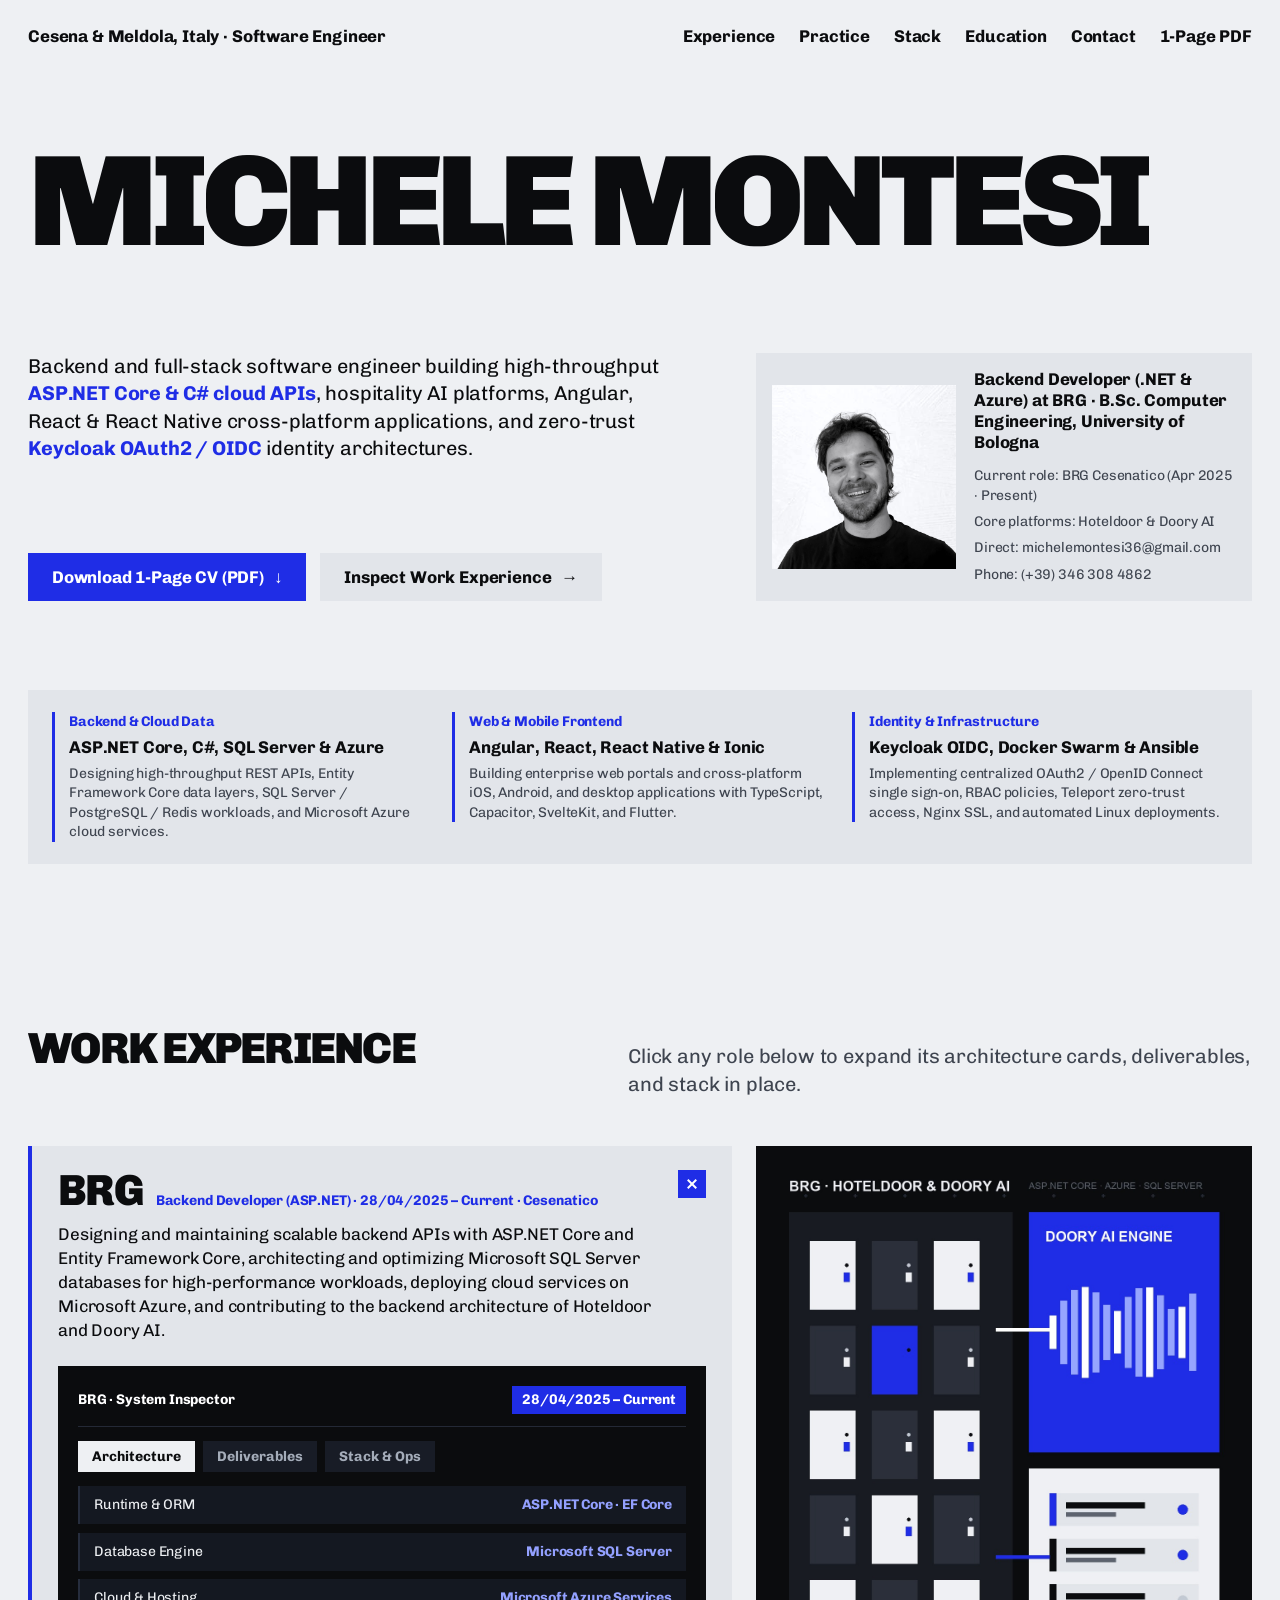
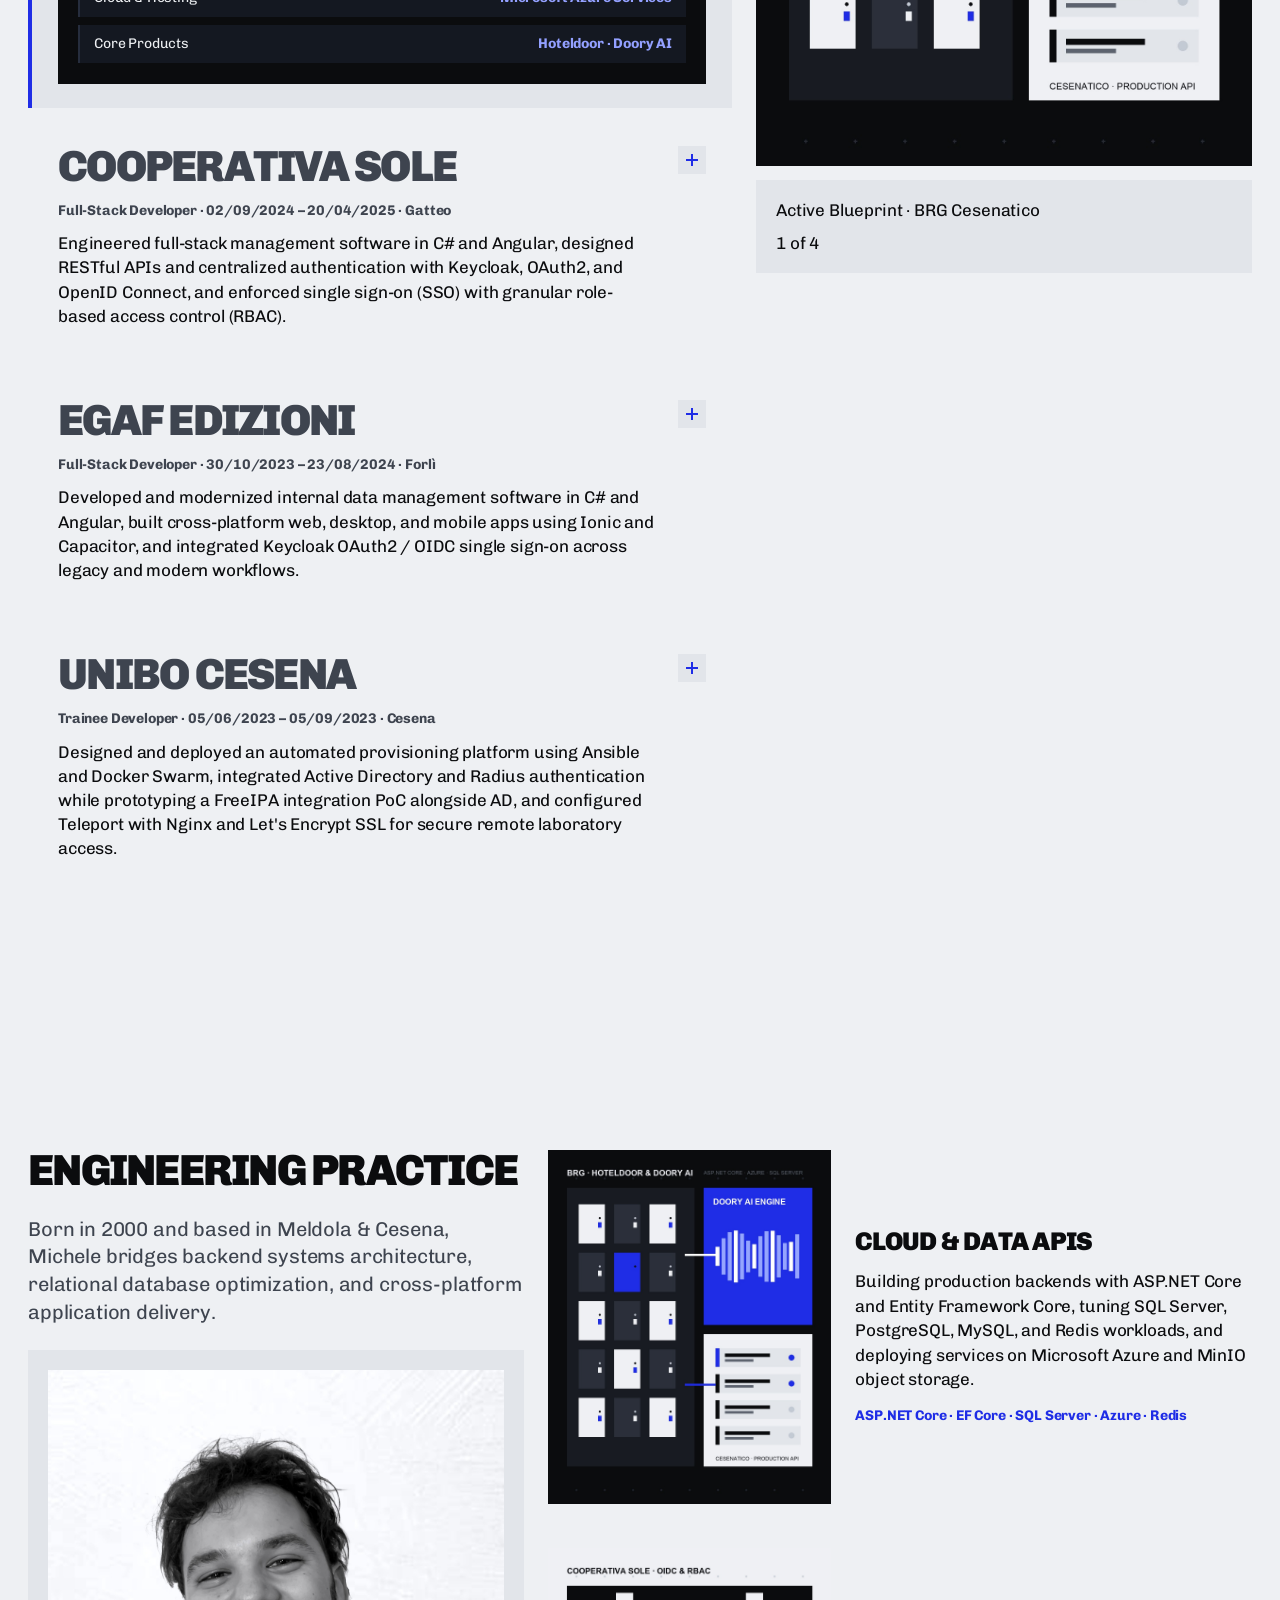
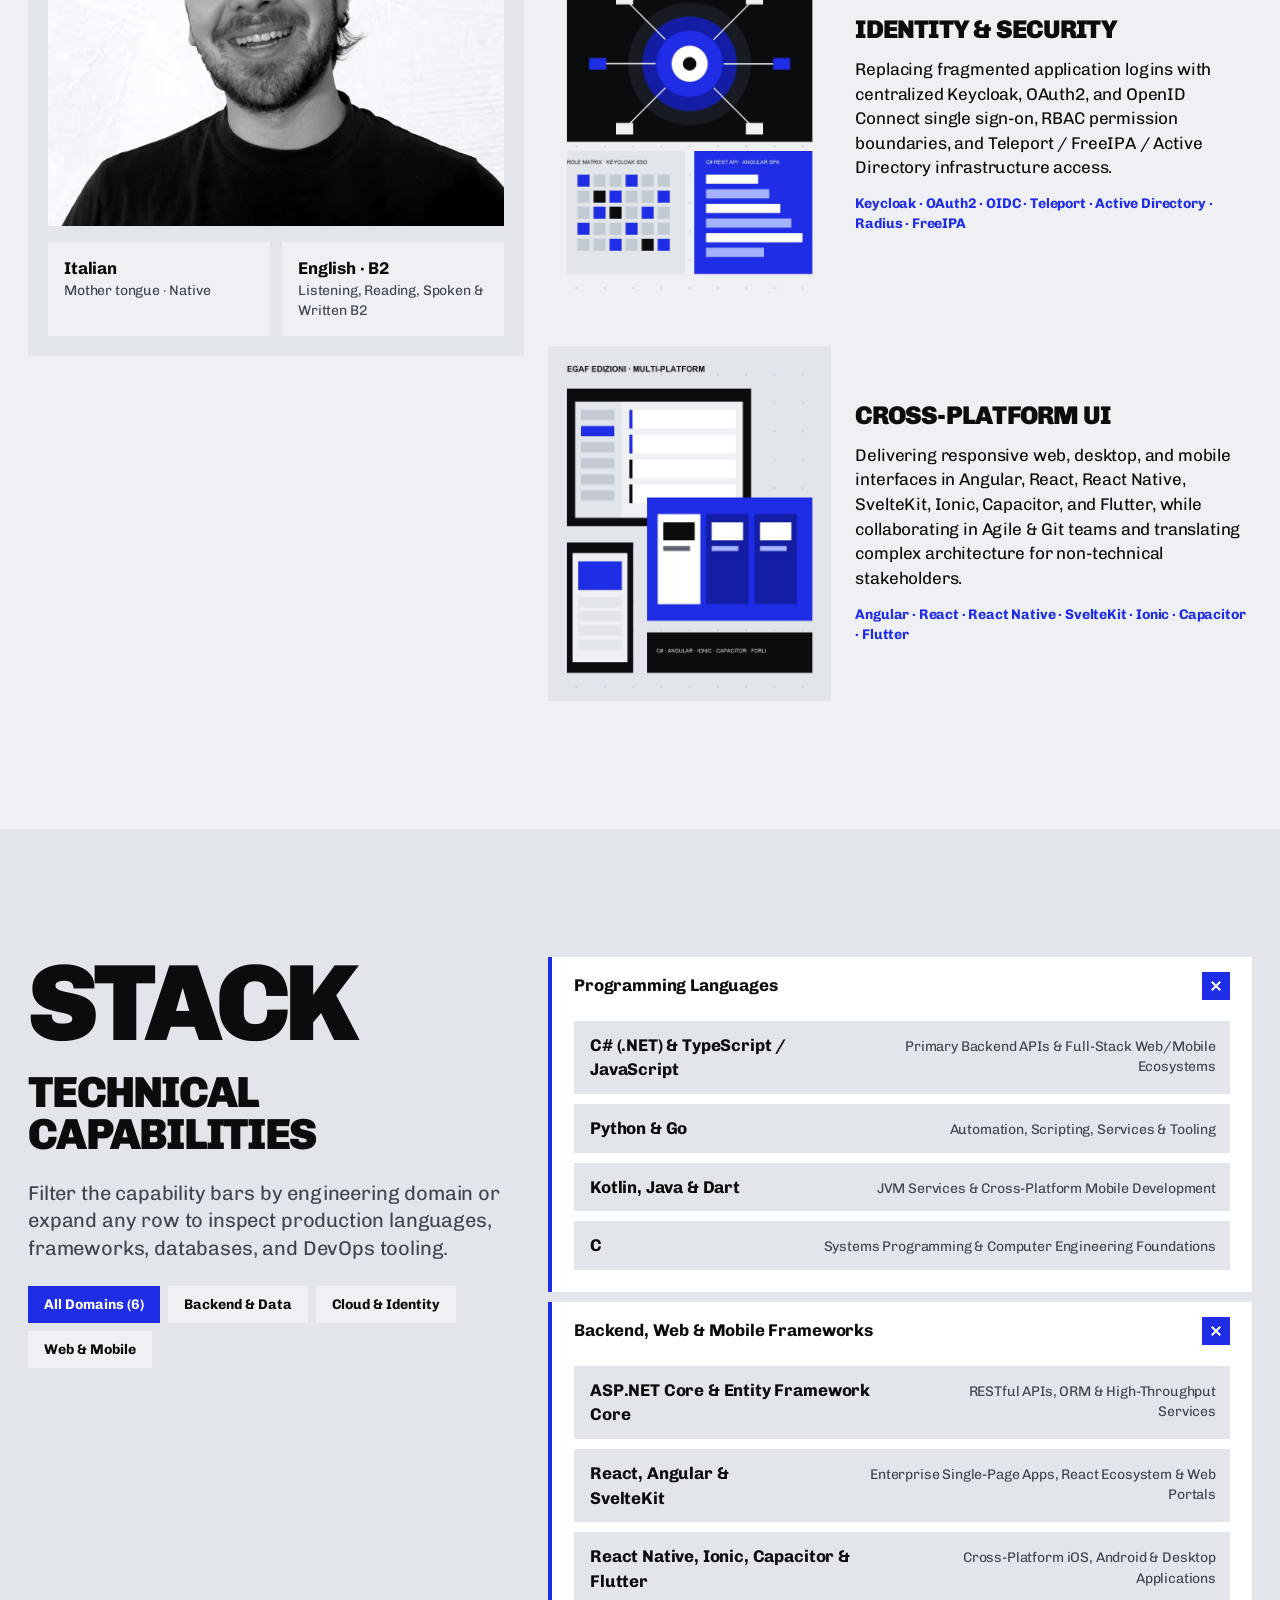
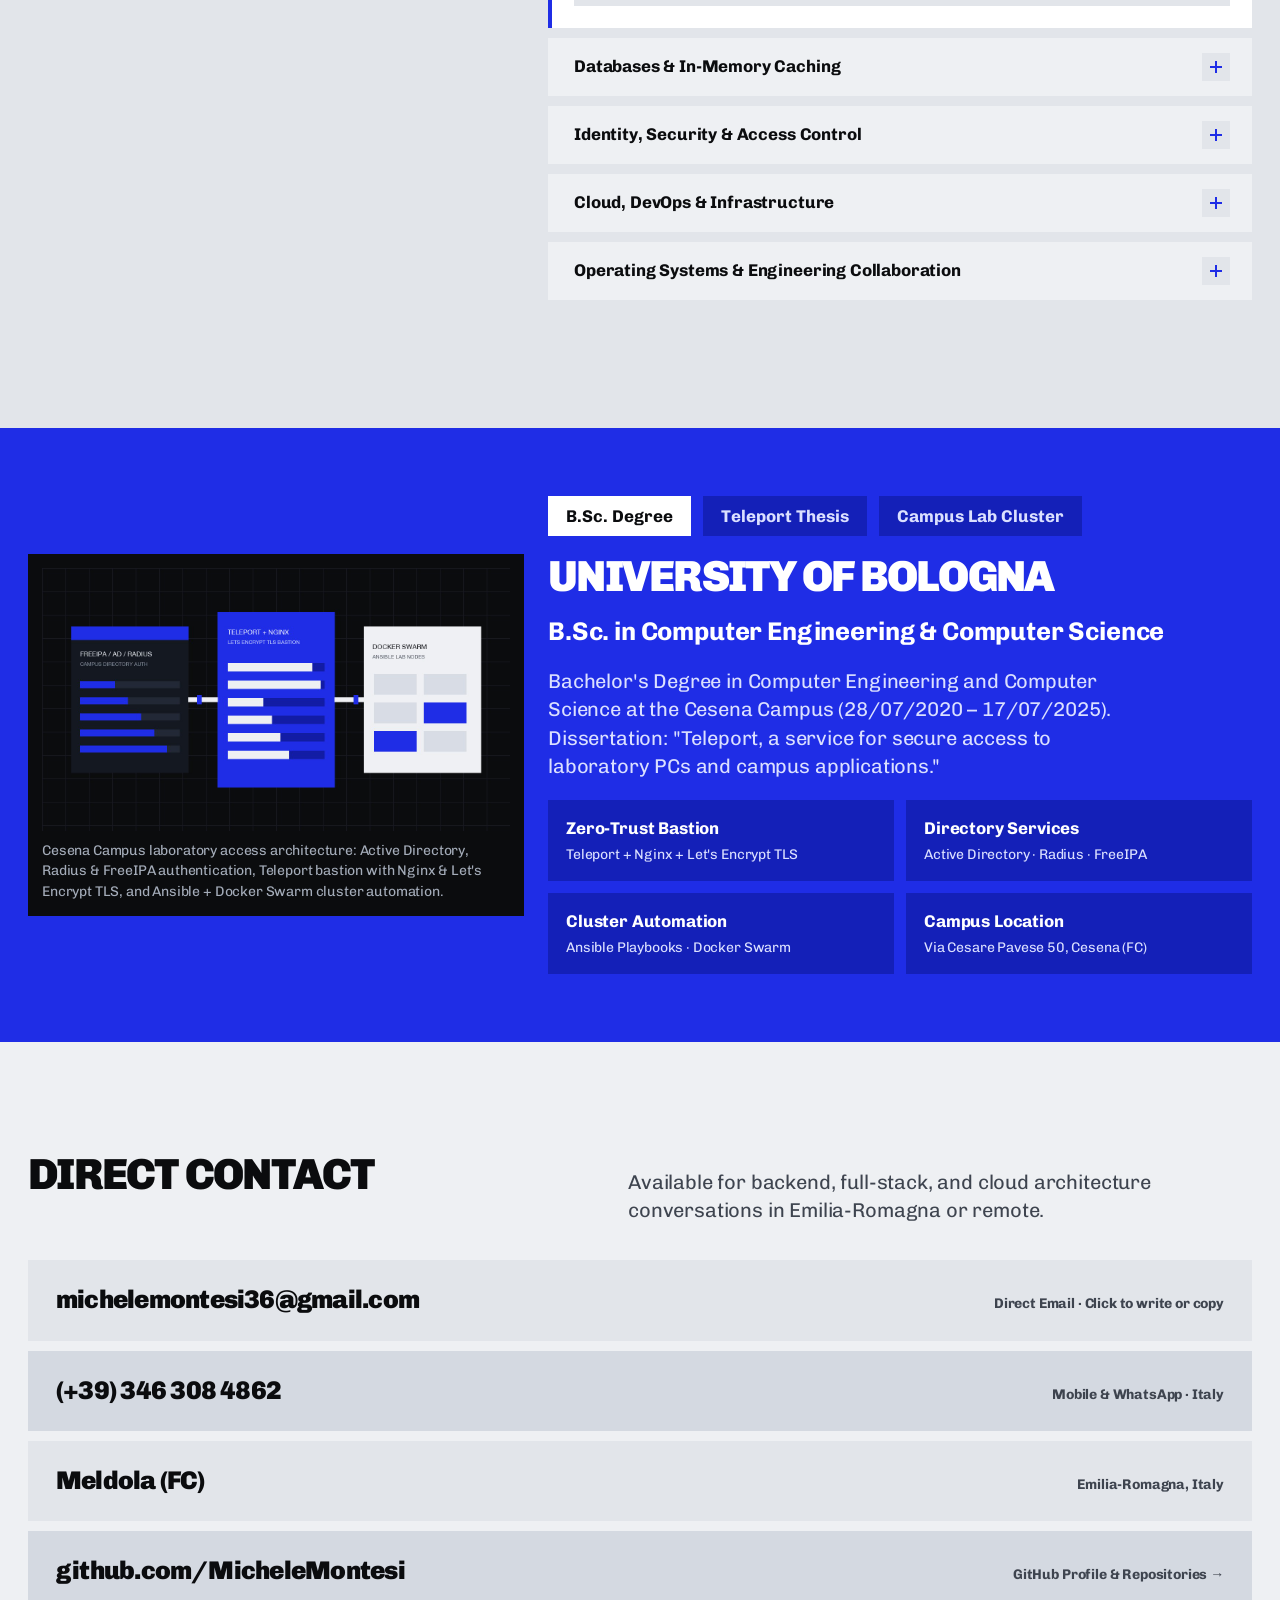
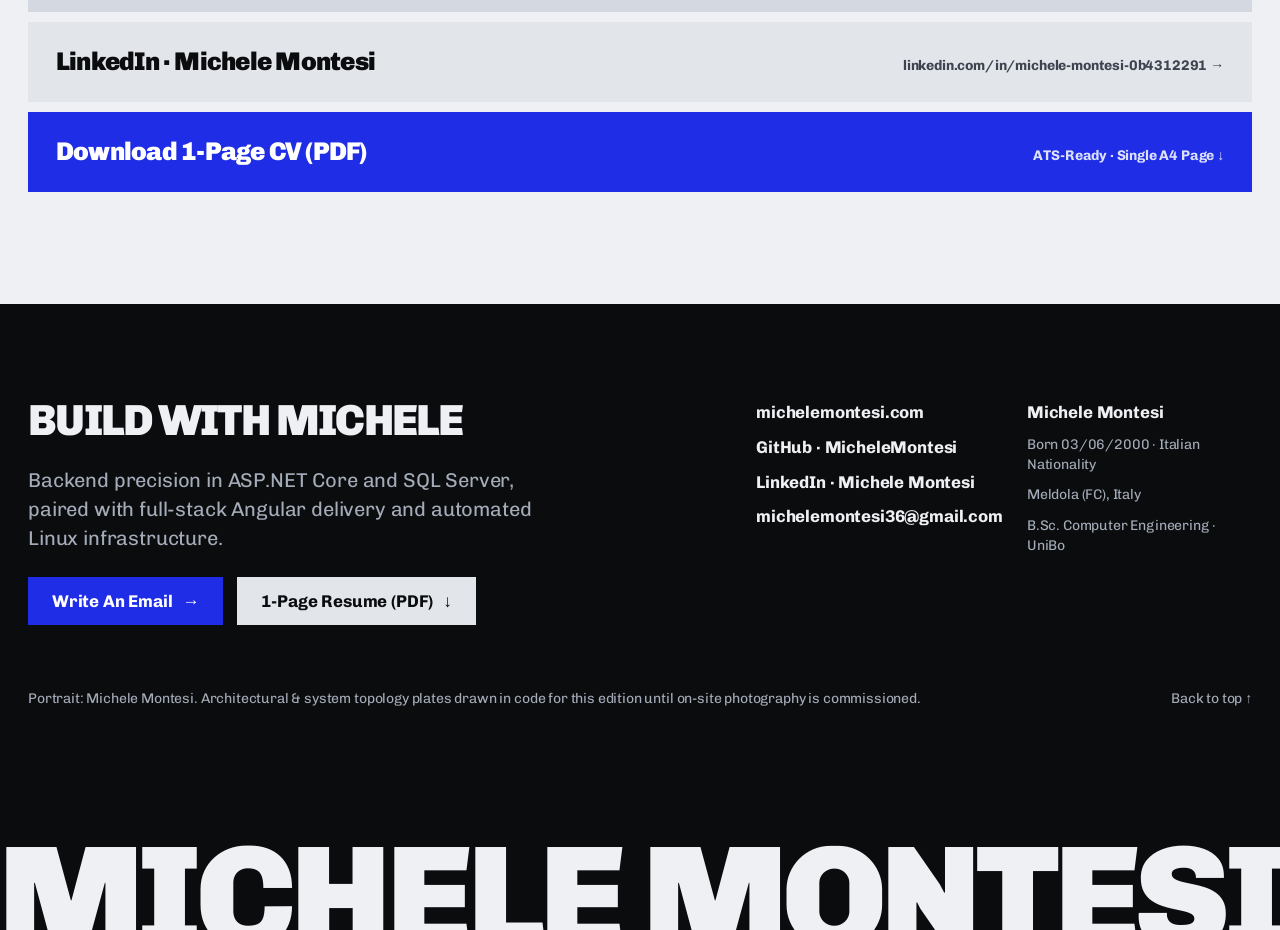
<file: index.html>
<!DOCTYPE html>
<html lang="en">
<head>
  <meta charset="utf-8">
  <meta name="viewport" content="width=device-width, initial-scale=1">
  <title>Michele Montesi · Backend &amp; Full-Stack Software Engineer</title>
  <meta name="description" content="Portfolio and curriculum vitae of Michele Montesi, Backend and Full-Stack Software Engineer in Cesena building ASP.NET Core cloud APIs, hospitality AI systems, and zero-trust OAuth2/OIDC infrastructure.">
  <meta property="og:title" content="Michele Montesi · Backend &amp; Full-Stack Software Engineer">
  <meta property="og:description" content="ASP.NET Core, C#, Angular, React, React Native, SQL Server, Azure, Keycloak OAuth2/OIDC, Docker Swarm, Ansible, and Teleport infrastructure.">
  <meta property="og:type" content="website">
  <meta property="og:url" content="https://michelemontesi.com">
  <meta property="og:image" content="https://michelemontesi.com/images/portrait-1200.jpg">
  <link rel="icon" href="favicon.ico">
  <link rel="preconnect" href="https://fonts.googleapis.com">
  <link rel="preconnect" href="https://fonts.gstatic.com" crossorigin>
  <link href="https://fonts.googleapis.com/css2?family=Chivo:wght@400;700;900&display=swap" rel="stylesheet">
  <link rel="stylesheet" href="css/main.css">
  <link rel="stylesheet" href="css/print.css" media="print">
  <script>document.documentElement.classList.add('js');</script>
  <script type="application/ld+json">
  {
    "@context": "https://schema.org",
    "@type": "Person",
    "name": "Michele Montesi",
    "jobTitle": "Backend and Full-Stack Software Engineer",
    "birthDate": "2000-06-03",
    "nationality": "Italian",
    "email": "mailto:michelemontesi36@gmail.com",
    "telephone": "+393463084862",
    "url": "https://michelemontesi.com",
    "address": {
      "@type": "PostalAddress",
      "addressLocality": "Meldola",
      "addressRegion": "FC",
      "addressCountry": "IT"
    },
    "alumniOf": {
      "@type": "CollegeOrUniversity",
      "name": "University of Bologna"
    },
    "sameAs": [
      "https://github.com/MicheleMontesi",
      "https://www.linkedin.com/in/michele-montesi-0b4312291"
    ]
  }
  </script>
</head>
<body>

  <!-- =====================================================================
       1. HERO · The Name As A Monument (Name Across The Middle)
       ===================================================================== -->
  <header class="hero frame" id="top">
    <nav class="hero-topbar" aria-label="Primary navigation">
      <a class="hero-location" href="#top">Cesena &amp; Meldola, Italy · Software Engineer</a>
      <div class="hero-nav">
        <a href="#work">Experience</a>
        <a href="#about">Practice</a>
        <a href="#stack">Stack</a>
        <a href="#showcase">Education</a>
        <a href="#contact">Contact</a>
        <a href="michele-montesi-resume.pdf" target="_blank" rel="noopener">1-Page PDF</a>
      </div>
    </nav>

    <div class="monument-wrap" id="hero-monument">
      <h1 class="monument-title"><span class="monument-mask"><span class="monument-line">MICHELE MONTESI</span></span></h1>
    </div>

    <div class="grid-12 hero-upper">
      <div class="hero-intro">
        <p class="hero-statement">
          Backend and full-stack software engineer building high-throughput <strong>ASP.NET Core &amp; C# cloud APIs</strong>, hospitality AI platforms, Angular, React &amp; React Native cross-platform applications, and zero-trust <strong>Keycloak OAuth2 / OIDC</strong> identity architectures.
        </p>
        <div class="hero-actions">
          <a class="btn-primary" href="michele-montesi-resume.pdf" download>
            <span>Download 1-Page CV (PDF)</span>
            <span class="btn-arrow" aria-hidden="true">↓</span>
          </a>
          <a class="btn-surface" href="#work">
            <span>Inspect Work Experience</span>
            <span class="btn-arrow" aria-hidden="true">→</span>
          </a>
        </div>
      </div>

      <div class="hero-portrait-stage">
        <div class="hero-portrait-shutter">
          <img
            class="hero-portrait-img"
            src="images/portrait-1200.jpg"
            width="1200"
            height="1200"
            fetchpriority="high"
            decoding="async"
            alt="Studio portrait of Michele Montesi"
          >
        </div>
        <div class="hero-portrait-meta">
          <p class="hero-portrait-role">Backend Developer (.NET &amp; Azure) at BRG · B.Sc. Computer Engineering, University of Bologna</p>
          <div class="hero-portrait-facts tabular">
            <span>Current role: BRG Cesenatico (Apr 2025 · Present)</span>
            <span>Core platforms: Hoteldoor &amp; Doory AI</span>
            <span>Direct: michelemontesi36@gmail.com</span>
            <span>Phone: (+39) 346 308 4862</span>
          </div>
        </div>
      </div>
    </div>

    <div class="hero-bottom-bar">
      <div class="hero-fact-block">
        <span class="hero-fact-cat">Backend &amp; Cloud Data</span>
        <p class="hero-fact-title">ASP.NET Core, C#, SQL Server &amp; Azure</p>
        <p class="hero-fact-desc">Designing high-throughput REST APIs, Entity Framework Core data layers, SQL Server / PostgreSQL / Redis workloads, and Microsoft Azure cloud services.</p>
      </div>
      <div class="hero-fact-block">
        <span class="hero-fact-cat">Web &amp; Mobile Frontend</span>
        <p class="hero-fact-title">Angular, React, React Native &amp; Ionic</p>
        <p class="hero-fact-desc">Building enterprise web portals and cross-platform iOS, Android, and desktop applications with TypeScript, Capacitor, SvelteKit, and Flutter.</p>
      </div>
      <div class="hero-fact-block">
        <span class="hero-fact-cat">Identity &amp; Infrastructure</span>
        <p class="hero-fact-title">Keycloak OIDC, Docker Swarm &amp; Ansible</p>
        <p class="hero-fact-desc">Implementing centralized OAuth2 / OpenID Connect single sign-on, RBAC policies, Teleport zero-trust access, Nginx SSL, and automated Linux deployments.</p>
      </div>
    </div>
  </header>

  <main>
    <!-- ===================================================================
         2. WORK · Interactive Animated Role Drawers + Live Blueprint Stage
         =================================================================== -->
    <section class="section-work frame" id="work" aria-labelledby="work-heading">
      <div class="work-header" data-reveal>
        <h2 class="section-heading" id="work-heading">Work Experience</h2>
        <p class="section-lead">Click any role below to expand its architecture cards, deliverables, and stack in place.</p>
      </div>

      <div class="grid-12">
        <div class="work-index-col" role="tablist" aria-label="Work experience roles">
          <!-- Item 1: BRG (including Hoteldoor & Doory AI) -->
          <article
            class="work-row is-active"
            role="tab"
            tabindex="0"
            aria-selected="true"
            aria-expanded="true"
            data-work-idx="0"
            data-reveal
          >
            <div class="work-row-head">
              <div class="work-row-title-wrap">
                <h3 class="work-row-title">BRG</h3>
                <span class="work-row-meta tabular">Backend Developer (ASP.NET) · 28/04/2025 – Current · Cesenatico</span>
              </div>
              <span class="work-row-toggle" aria-hidden="true"></span>
            </div>
            <p class="work-row-summary">
              Designing and maintaining scalable backend APIs with ASP.NET Core and Entity Framework Core, architecting and optimizing Microsoft SQL Server databases for high-performance workloads, deploying cloud services on Microsoft Azure, and contributing to the backend architecture of Hoteldoor and Doory AI.
            </p>
            <div class="work-drawer">
              <div class="work-drawer-inner">
                <div class="ui-inspector" data-ui>
                  <div class="ui-top">
                    <span class="ui-title">BRG · System Inspector</span>
                    <span class="ui-badge tabular">28/04/2025 – Current</span>
                  </div>
                  <div class="ui-tabs" role="group" aria-label="BRG inspector view">
                    <button type="button" class="ui-tab is-active" data-ui-mode="arch">Architecture</button>
                    <button type="button" class="ui-tab" data-ui-mode="deliverables">Deliverables</button>
                    <button type="button" class="ui-tab" data-ui-mode="stack">Stack &amp; Ops</button>
                  </div>
                  <div class="ui-list tabular" data-role-cards="0">
                    <div class="ui-item is-entering" style="--i:0">
                      <span class="ui-item-key">Runtime &amp; ORM</span>
                      <span class="ui-item-val">ASP.NET Core · EF Core</span>
                    </div>
                    <div class="ui-item is-entering" style="--i:1">
                      <span class="ui-item-key">Database Engine</span>
                      <span class="ui-item-val">Microsoft SQL Server</span>
                    </div>
                    <div class="ui-item is-entering" style="--i:2">
                      <span class="ui-item-key">Cloud &amp; Hosting</span>
                      <span class="ui-item-val">Microsoft Azure Services</span>
                    </div>
                    <div class="ui-item is-entering" style="--i:3">
                      <span class="ui-item-key">Core Products</span>
                      <span class="ui-item-val">Hoteldoor · Doory AI</span>
                    </div>
                  </div>
                </div>
              </div>
            </div>
          </article>

          <!-- Item 2: Cooperativa Sole -->
          <article
            class="work-row"
            role="tab"
            tabindex="0"
            aria-selected="false"
            aria-expanded="false"
            data-work-idx="1"
            data-reveal
          >
            <div class="work-row-head">
              <div class="work-row-title-wrap">
                <h3 class="work-row-title">Cooperativa Sole</h3>
                <span class="work-row-meta tabular">Full-Stack Developer · 02/09/2024 – 20/04/2025 · Gatteo</span>
              </div>
              <span class="work-row-toggle" aria-hidden="true"></span>
            </div>
            <p class="work-row-summary">
              Engineered full-stack management software in C# and Angular, designed RESTful APIs and centralized authentication with Keycloak, OAuth2, and OpenID Connect, and enforced single sign-on (SSO) with granular role-based access control (RBAC).
            </p>
            <div class="work-drawer">
              <div class="work-drawer-inner">
                <div class="ui-inspector" data-ui>
                  <div class="ui-top">
                    <span class="ui-title">Cooperativa Sole · System Inspector</span>
                    <span class="ui-badge tabular">02/09/2024 – 20/04/2025</span>
                  </div>
                  <div class="ui-tabs" role="group" aria-label="Cooperativa Sole inspector view">
                    <button type="button" class="ui-tab is-active" data-ui-mode="arch">Architecture</button>
                    <button type="button" class="ui-tab" data-ui-mode="deliverables">Deliverables</button>
                    <button type="button" class="ui-tab" data-ui-mode="stack">Stack &amp; Ops</button>
                  </div>
                  <div class="ui-list tabular" data-role-cards="1"></div>
                </div>
              </div>
            </div>
          </article>

          <!-- Item 3: EGAF Edizioni -->
          <article
            class="work-row"
            role="tab"
            tabindex="0"
            aria-selected="false"
            aria-expanded="false"
            data-work-idx="2"
            data-reveal
          >
            <div class="work-row-head">
              <div class="work-row-title-wrap">
                <h3 class="work-row-title">EGAF Edizioni</h3>
                <span class="work-row-meta tabular">Full-Stack Developer · 30/10/2023 – 23/08/2024 · Forlì</span>
              </div>
              <span class="work-row-toggle" aria-hidden="true"></span>
            </div>
            <p class="work-row-summary">
              Developed and modernized internal data management software in C# and Angular, built cross-platform web, desktop, and mobile apps using Ionic and Capacitor, and integrated Keycloak OAuth2 / OIDC single sign-on across legacy and modern workflows.
            </p>
            <div class="work-drawer">
              <div class="work-drawer-inner">
                <div class="ui-inspector" data-ui>
                  <div class="ui-top">
                    <span class="ui-title">EGAF Edizioni · System Inspector</span>
                    <span class="ui-badge tabular">30/10/2023 – 23/08/2024</span>
                  </div>
                  <div class="ui-tabs" role="group" aria-label="EGAF Edizioni inspector view">
                    <button type="button" class="ui-tab is-active" data-ui-mode="arch">Architecture</button>
                    <button type="button" class="ui-tab" data-ui-mode="deliverables">Deliverables</button>
                    <button type="button" class="ui-tab" data-ui-mode="stack">Stack &amp; Ops</button>
                  </div>
                  <div class="ui-list tabular" data-role-cards="2"></div>
                </div>
              </div>
            </div>
          </article>

          <!-- Item 4: UniBo Cesena -->
          <article
            class="work-row"
            role="tab"
            tabindex="0"
            aria-selected="false"
            aria-expanded="false"
            data-work-idx="3"
            data-reveal
          >
            <div class="work-row-head">
              <div class="work-row-title-wrap">
                <h3 class="work-row-title">UniBo Cesena</h3>
                <span class="work-row-meta tabular">Trainee Developer · 05/06/2023 – 05/09/2023 · Cesena</span>
              </div>
              <span class="work-row-toggle" aria-hidden="true"></span>
            </div>
            <p class="work-row-summary">
              Designed and deployed an automated provisioning platform using Ansible and Docker Swarm, integrated Active Directory and Radius authentication while prototyping a FreeIPA integration PoC alongside AD, and configured Teleport with Nginx and Let's Encrypt SSL for secure remote laboratory access.
            </p>
            <div class="work-drawer">
              <div class="work-drawer-inner">
                <div class="ui-inspector" data-ui>
                  <div class="ui-top">
                    <span class="ui-title">UniBo Cesena · System Inspector</span>
                    <span class="ui-badge tabular">05/06/2023 – 05/09/2023</span>
                  </div>
                  <div class="ui-tabs" role="group" aria-label="UniBo Cesena inspector view">
                    <button type="button" class="ui-tab is-active" data-ui-mode="arch">Architecture</button>
                    <button type="button" class="ui-tab" data-ui-mode="deliverables">Deliverables</button>
                    <button type="button" class="ui-tab" data-ui-mode="stack">Stack &amp; Ops</button>
                  </div>
                  <div class="ui-list tabular" data-role-cards="3"></div>
                </div>
              </div>
            </div>
          </article>
        </div>

        <!-- Sticky Right Stage on Desktop: Synchronized Architectural Blueprint Plate -->
        <aside class="work-preview-col" aria-label="Selected role architecture blueprint" data-reveal>
          <div class="work-plate-frame">
            <img
              class="work-plate-img is-active"
              data-plate="0"
              src="images/plate-brg.jpg"
              width="1200"
              height="1500"
              loading="lazy"
              decoding="async"
              alt="BRG Hoteldoor and Doory AI architectural diagram"
            >
            <img
              class="work-plate-img"
              data-plate="1"
              src="images/plate-sole.jpg"
              width="1200"
              height="1500"
              loading="lazy"
              decoding="async"
              alt="Cooperativa Sole Keycloak OIDC and RBAC architecture diagram"
            >
            <img
              class="work-plate-img"
              data-plate="2"
              src="images/plate-egaf.jpg"
              width="1200"
              height="1500"
              loading="lazy"
              decoding="async"
              alt="EGAF Edizioni C#, Angular, Ionic and Capacitor synchronization diagram"
            >
            <img
              class="work-plate-img"
              data-plate="3"
              src="images/plate-unibo.jpg"
              width="1200"
              height="1500"
              loading="lazy"
              decoding="async"
              alt="University of Bologna Cesena Ansible, Docker Swarm and Teleport cluster diagram"
            >
          </div>
          <div class="work-stage-caption tabular" data-ui>
            <span class="stage-caption-label" id="stage-caption-role">Active Blueprint · BRG Cesenatico</span>
            <span class="stage-caption-count" id="stage-caption-count">1 of 4</span>
          </div>
        </aside>
      </div>
    </section>

    <!-- ===================================================================
         3. ABOUT · Engineering Practice, Portrait & Architectural Pillars
         =================================================================== -->
    <section class="section-about frame" id="about" aria-labelledby="about-heading">
      <div class="grid-12">
        <div class="about-sticky-col">
          <h2 class="section-heading" id="about-heading" data-reveal>Engineering Practice</h2>
          <p class="section-lead" data-fill>
            Born in 2000 and based in Meldola &amp; Cesena, Michele bridges backend systems architecture, relational database optimization, and cross-platform application delivery.
          </p>
          <div class="about-portrait-card" data-reveal>
            <img
              class="about-portrait-img"
              src="images/portrait-1200.jpg"
              width="1200"
              height="1200"
              loading="lazy"
              decoding="async"
              alt="Michele Montesi portrait"
            >
            <div class="about-lang-grid tabular">
              <div class="about-lang-item">
                <p class="about-lang-name">Italian</p>
                <p class="about-lang-level">Mother tongue · Native</p>
              </div>
              <div class="about-lang-item">
                <p class="about-lang-name">English · B2</p>
                <p class="about-lang-level">Listening, Reading, Spoken &amp; Written B2</p>
              </div>
            </div>
          </div>
        </div>

        <div class="about-plates-col">
          <article class="about-pillar" data-reveal>
            <div class="about-pillar-shutter">
              <img
                class="about-pillar-img"
                src="images/plate-brg.jpg"
                width="1200"
                height="1500"
                loading="lazy"
                decoding="async"
                alt="Cloud and data API architecture plate"
              >
            </div>
            <div class="about-pillar-body">
              <h3 class="about-pillar-title">Cloud &amp; Data APIs</h3>
              <p class="about-pillar-text">
                Building production backends with ASP.NET Core and Entity Framework Core, tuning SQL Server, PostgreSQL, MySQL, and Redis workloads, and deploying services on Microsoft Azure and MinIO object storage.
              </p>
              <p class="about-pillar-meta">ASP.NET Core · EF Core · SQL Server · Azure · Redis</p>
            </div>
          </article>

          <article class="about-pillar" data-reveal>
            <div class="about-pillar-shutter">
              <img
                class="about-pillar-img"
                src="images/plate-sole.jpg"
                width="1200"
                height="1500"
                loading="lazy"
                decoding="async"
                alt="Identity and security federation plate"
              >
            </div>
            <div class="about-pillar-body">
              <h3 class="about-pillar-title">Identity &amp; Security</h3>
              <p class="about-pillar-text">
                Replacing fragmented application logins with centralized Keycloak, OAuth2, and OpenID Connect single sign-on, RBAC permission boundaries, and Teleport / FreeIPA / Active Directory infrastructure access.
              </p>
              <p class="about-pillar-meta">Keycloak · OAuth2 · OIDC · Teleport · Active Directory · Radius · FreeIPA</p>
            </div>
          </article>

          <article class="about-pillar" data-reveal>
            <div class="about-pillar-shutter">
              <img
                class="about-pillar-img"
                src="images/plate-egaf.jpg"
                width="1200"
                height="1500"
                loading="lazy"
                decoding="async"
                alt="Cross-platform web, desktop and mobile architecture plate"
              >
            </div>
            <div class="about-pillar-body">
              <h3 class="about-pillar-title">Cross-Platform UI</h3>
              <p class="about-pillar-text">
                Delivering responsive web, desktop, and mobile interfaces in Angular, React, React Native, SvelteKit, Ionic, Capacitor, and Flutter, while collaborating in Agile &amp; Git teams and translating complex architecture for non-technical stakeholders.
              </p>
              <p class="about-pillar-meta">Angular · React · React Native · SvelteKit · Ionic · Capacitor · Flutter</p>
            </div>
          </article>
        </div>
      </div>
    </section>

    <!-- ===================================================================
         4. LIST · Giant Word, Filled Bar Rows (Technical Stack)
         =================================================================== -->
    <section class="section-list frame" id="stack" aria-labelledby="stack-heading">
      <div class="grid-12">
        <div class="list-left-col" data-reveal>
          <h2 class="giant-word" id="stack-heading">STACK</h2>
          <h3 class="section-heading">Technical Capabilities</h3>
          <p class="section-lead">
            Filter the capability bars by engineering domain or expand any row to inspect production languages, frameworks, databases, and DevOps tooling.
          </p>

          <div class="stack-filter-row" role="group" aria-label="Filter stack categories">
            <button type="button" class="stack-filter-btn is-active" data-stack-filter="all">All Domains (6)</button>
            <button type="button" class="stack-filter-btn" data-stack-filter="backend">Backend &amp; Data</button>
            <button type="button" class="stack-filter-btn" data-stack-filter="identity">Cloud &amp; Identity</button>
            <button type="button" class="stack-filter-btn" data-stack-filter="frontend">Web &amp; Mobile</button>
          </div>
        </div>

        <div class="list-bars-col">
          <!-- Bar 1 -->
          <details class="bar-details" data-stack-cat="backend" open data-reveal>
            <summary class="bar-summary">
              <span>Programming Languages</span>
              <span class="bar-plus" aria-hidden="true"></span>
            </summary>
            <div class="bar-panel tabular">
              <div class="bar-item" style="--i:0">
                <span class="bar-item-name">C# (.NET) &amp; TypeScript / JavaScript</span>
                <span class="bar-item-context">Primary Backend APIs &amp; Full-Stack Web/Mobile Ecosystems</span>
              </div>
              <div class="bar-item" style="--i:1">
                <span class="bar-item-name">Python &amp; Go</span>
                <span class="bar-item-context">Automation, Scripting, Services &amp; Tooling</span>
              </div>
              <div class="bar-item" style="--i:2">
                <span class="bar-item-name">Kotlin, Java &amp; Dart</span>
                <span class="bar-item-context">JVM Services &amp; Cross-Platform Mobile Development</span>
              </div>
              <div class="bar-item" style="--i:3">
                <span class="bar-item-name">C</span>
                <span class="bar-item-context">Systems Programming &amp; Computer Engineering Foundations</span>
              </div>
            </div>
          </details>

          <!-- Bar 2 -->
          <details class="bar-details" data-stack-cat="frontend" open data-reveal>
            <summary class="bar-summary">
              <span>Backend, Web &amp; Mobile Frameworks</span>
              <span class="bar-plus" aria-hidden="true"></span>
            </summary>
            <div class="bar-panel tabular">
              <div class="bar-item" style="--i:0">
                <span class="bar-item-name">ASP.NET Core &amp; Entity Framework Core</span>
                <span class="bar-item-context">RESTful APIs, ORM &amp; High-Throughput Services</span>
              </div>
              <div class="bar-item" style="--i:1">
                <span class="bar-item-name">React, Angular &amp; SvelteKit</span>
                <span class="bar-item-context">Enterprise Single-Page Apps, React Ecosystem &amp; Web Portals</span>
              </div>
              <div class="bar-item" style="--i:2">
                <span class="bar-item-name">React Native, Ionic, Capacitor &amp; Flutter</span>
                <span class="bar-item-context">Cross-Platform iOS, Android &amp; Desktop Applications</span>
              </div>
            </div>
          </details>

          <!-- Bar 3 -->
          <details class="bar-details" data-stack-cat="backend" data-reveal>
            <summary class="bar-summary">
              <span>Databases &amp; In-Memory Caching</span>
              <span class="bar-plus" aria-hidden="true"></span>
            </summary>
            <div class="bar-panel tabular">
              <div class="bar-item" style="--i:0">
                <span class="bar-item-name">Microsoft SQL Server</span>
                <span class="bar-item-context">Schema Design, Query Optimization &amp; Indexing · BRG</span>
              </div>
              <div class="bar-item" style="--i:1">
                <span class="bar-item-name">PostgreSQL &amp; MySQL</span>
                <span class="bar-item-context">Relational Data Modeling &amp; Transactional Workloads</span>
              </div>
              <div class="bar-item" style="--i:2">
                <span class="bar-item-name">Redis</span>
                <span class="bar-item-context">Distributed Caching &amp; Low-Latency State Store</span>
              </div>
            </div>
          </details>

          <!-- Bar 4 -->
          <details class="bar-details" data-stack-cat="identity" data-reveal>
            <summary class="bar-summary">
              <span>Identity, Security &amp; Access Control</span>
              <span class="bar-plus" aria-hidden="true"></span>
            </summary>
            <div class="bar-panel tabular">
              <div class="bar-item" style="--i:0">
                <span class="bar-item-name">Keycloak · OAuth2 · OpenID Connect (OIDC)</span>
                <span class="bar-item-context">Centralized SSO &amp; Role-Based Access Control (RBAC)</span>
              </div>
              <div class="bar-item" style="--i:1">
                <span class="bar-item-name">Teleport Bastion &amp; Zero-Trust Access</span>
                <span class="bar-item-context">B.Sc. Thesis &amp; Secure Campus Lab Access · UniBo</span>
              </div>
              <div class="bar-item" style="--i:2">
                <span class="bar-item-name">Active Directory, Radius &amp; FreeIPA</span>
                <span class="bar-item-context">Enterprise Directory Federation &amp; Network Authentication</span>
              </div>
            </div>
          </details>

          <!-- Bar 5 -->
          <details class="bar-details" data-stack-cat="identity" data-reveal>
            <summary class="bar-summary">
              <span>Cloud, DevOps &amp; Infrastructure</span>
              <span class="bar-plus" aria-hidden="true"></span>
            </summary>
            <div class="bar-panel tabular">
              <div class="bar-item" style="--i:0">
                <span class="bar-item-name">Microsoft Azure &amp; MinIO</span>
                <span class="bar-item-context">Cloud Service Deployment &amp; S3-Compatible Object Storage</span>
              </div>
              <div class="bar-item" style="--i:1">
                <span class="bar-item-name">Docker, Docker Swarm &amp; Ansible</span>
                <span class="bar-item-context">Container Orchestration &amp; Automated Provisioning</span>
              </div>
              <div class="bar-item" style="--i:2">
                <span class="bar-item-name">Nginx &amp; Let's Encrypt</span>
                <span class="bar-item-context">Reverse Proxy Routing &amp; Automated SSL/TLS Certificates</span>
              </div>
            </div>
          </details>

          <!-- Bar 6 -->
          <details class="bar-details" data-stack-cat="frontend" data-reveal>
            <summary class="bar-summary">
              <span>Operating Systems &amp; Engineering Collaboration</span>
              <span class="bar-plus" aria-hidden="true"></span>
            </summary>
            <div class="bar-panel tabular">
              <div class="bar-item" style="--i:0">
                <span class="bar-item-name">Linux, macOS &amp; Windows</span>
                <span class="bar-item-context">Multi-OS Development &amp; Production Server Administration</span>
              </div>
              <div class="bar-item" style="--i:1">
                <span class="bar-item-name">Git &amp; Agile Methodologies</span>
                <span class="bar-item-context">Branching Workflows, Code Review &amp; Iterative Delivery</span>
              </div>
              <div class="bar-item" style="--i:2">
                <span class="bar-item-name">Stakeholder Technical Communication</span>
                <span class="bar-item-context">Documenting &amp; Presenting Architecture to Non-Technical Teams</span>
              </div>
            </div>
          </details>
        </div>
      </div>
    </section>

    <!-- ===================================================================
         5. SHOWCASE · Education & B.Sc. Thesis (University of Bologna)
         =================================================================== -->
    <section class="section-showcase frame" id="showcase" aria-labelledby="showcase-heading">
      <div class="grid-12">
        <div class="showcase-media-col" data-reveal>
          <div class="showcase-video-wrap">
            <video
              class="showcase-video"
              autoplay
              muted
              loop
              playsinline
              preload="metadata"
              poster="images/telemetry-poster.jpg"
              width="1280"
              height="720"
              aria-hidden="true"
            >
              <source src="images/telemetry-reel.mp4" type="video/mp4">
            </video>
            <p class="showcase-video-caption">Cesena Campus laboratory access architecture: Active Directory, Radius &amp; FreeIPA authentication, Teleport bastion with Nginx &amp; Let's Encrypt TLS, and Ansible + Docker Swarm cluster automation.</p>
          </div>
        </div>

        <div class="showcase-copy-col" data-reveal>
          <div class="showcase-tabs" role="tablist" aria-label="University of Bologna dissertation views">
            <button type="button" class="showcase-tab is-active" role="tab" aria-selected="true" data-thesis-tab="degree">B.Sc. Degree</button>
            <button type="button" class="showcase-tab" role="tab" aria-selected="false" data-thesis-tab="teleport">Teleport Thesis</button>
            <button type="button" class="showcase-tab" role="tab" aria-selected="false" data-thesis-tab="cluster">Campus Lab Cluster</button>
          </div>

          <div class="showcase-body" id="showcase-panel">
            <h2 class="showcase-heading" id="showcase-heading">University of Bologna</h2>
            <h3 class="showcase-sub" id="showcase-sub">B.Sc. in Computer Engineering &amp; Computer Science</h3>
            <p class="showcase-desc" id="showcase-desc">
              Bachelor's Degree in Computer Engineering and Computer Science at the Cesena Campus (28/07/2020 – 17/07/2025). Dissertation: "Teleport, a service for secure access to laboratory PCs and campus applications."
            </p>
            <div class="showcase-facts tabular" id="showcase-facts-grid">
              <div class="showcase-fact-cell is-entering" style="--i:0">
                <span class="showcase-fact-title" id="showcase-fact-1-title">Zero-Trust Bastion</span>
                <span class="showcase-fact-meta" id="showcase-fact-1-meta">Teleport + Nginx + Let's Encrypt TLS</span>
              </div>
              <div class="showcase-fact-cell is-entering" style="--i:1">
                <span class="showcase-fact-title" id="showcase-fact-2-title">Directory Services</span>
                <span class="showcase-fact-meta" id="showcase-fact-2-meta">Active Directory · Radius · FreeIPA</span>
              </div>
              <div class="showcase-fact-cell is-entering" style="--i:2">
                <span class="showcase-fact-title" id="showcase-fact-3-title">Cluster Automation</span>
                <span class="showcase-fact-meta" id="showcase-fact-3-meta">Ansible Playbooks · Docker Swarm</span>
              </div>
              <div class="showcase-fact-cell is-entering" style="--i:3">
                <span class="showcase-fact-title" id="showcase-fact-4-title">Campus Location</span>
                <span class="showcase-fact-meta" id="showcase-fact-4-meta">Via Cesare Pavese 50, Cesena (FC)</span>
              </div>
            </div>
          </div>
        </div>
      </div>
    </section>

    <!-- ===================================================================
         6. CONTACT · Address In Display Rows
         =================================================================== -->
    <section class="section-contact frame" id="contact" aria-labelledby="contact-heading">
      <div class="contact-head" data-reveal>
        <h2 class="section-heading" id="contact-heading">Direct Contact</h2>
        <p class="section-lead">Available for backend, full-stack, and cloud architecture conversations in Emilia-Romagna or remote.</p>
      </div>

      <div class="contact-rows tabular">
        <a class="contact-row" href="mailto:michelemontesi36@gmail.com" data-copy="michelemontesi36@gmail.com" data-reveal>
          <span class="contact-row-main">michelemontesi36@gmail.com</span>
          <span class="contact-row-sub" data-copy-label>Direct Email · Click to write or copy</span>
        </a>

        <a class="contact-row" href="tel:+393463084862" data-reveal>
          <span class="contact-row-main">(+39) 346 308 4862</span>
          <span class="contact-row-sub">Mobile &amp; WhatsApp · Italy</span>
        </a>

        <div class="contact-row" data-reveal>
          <span class="contact-row-main">Meldola (FC)</span>
          <span class="contact-row-sub">Emilia-Romagna, Italy</span>
        </div>

        <a class="contact-row" href="https://github.com/MicheleMontesi" target="_blank" rel="noopener" data-reveal>
          <span class="contact-row-main">github.com/MicheleMontesi</span>
          <span class="contact-row-sub">GitHub Profile &amp; Repositories →</span>
        </a>

        <a class="contact-row" href="https://www.linkedin.com/in/michele-montesi-0b4312291" target="_blank" rel="noopener" data-reveal>
          <span class="contact-row-main">LinkedIn · Michele Montesi</span>
          <span class="contact-row-sub">linkedin.com/in/michele-montesi-0b4312291 →</span>
        </a>

        <a class="contact-row contact-row-accent" href="michele-montesi-resume.pdf" download data-reveal>
          <span class="contact-row-main">Download 1-Page CV (PDF)</span>
          <span class="contact-row-sub">ATS-Ready · Single A4 Page ↓</span>
        </a>
      </div>
    </section>
  </main>

  <!-- =====================================================================
       7. FOOTER · Invitation Over A Cropped Name
       ===================================================================== -->
  <footer class="site-footer">
    <div class="frame grid-12">
      <div class="footer-invite-col">
        <h2 class="footer-heading">Build With Michele</h2>
        <p class="footer-copy">
          Backend precision in ASP.NET Core and SQL Server, paired with full-stack Angular delivery and automated Linux infrastructure.
        </p>
        <div class="footer-actions">
          <a class="btn-primary" href="mailto:michelemontesi36@gmail.com">
            <span>Write An Email</span>
            <span class="btn-arrow" aria-hidden="true">→</span>
          </a>
          <a class="btn-surface" href="michele-montesi-resume.pdf" download>
            <span>1-Page Resume (PDF)</span>
            <span class="btn-arrow" aria-hidden="true">↓</span>
          </a>
        </div>
      </div>

      <div class="footer-links-col tabular">
        <div class="footer-link-group">
          <a href="https://michelemontesi.com">michelemontesi.com</a>
          <a href="https://github.com/MicheleMontesi" target="_blank" rel="noopener">GitHub · MicheleMontesi</a>
          <a href="https://www.linkedin.com/in/michele-montesi-0b4312291" target="_blank" rel="noopener">LinkedIn · Michele Montesi</a>
          <a href="mailto:michelemontesi36@gmail.com">michelemontesi36@gmail.com</a>
        </div>
        <div class="footer-link-group">
          <span>Michele Montesi</span>
          <span class="footer-meta-note">Born 03/06/2000 · Italian Nationality</span>
          <span class="footer-meta-note">Meldola (FC), Italy</span>
          <span class="footer-meta-note">B.Sc. Computer Engineering · UniBo</span>
        </div>
      </div>
    </div>

    <div class="frame footer-credits-bar">
      <p>Portrait: Michele Montesi. Architectural &amp; system topology plates drawn in code for this edition until on-site photography is commissioned.</p>
      <p><a href="#top">Back to top ↑</a></p>
    </div>

    <div class="footer-monument-crop" aria-hidden="true">
      <svg class="footer-monument-svg" viewBox="0 0 1440 190" preserveAspectRatio="xMidYMid meet">
        <text
          x="50%"
          y="168"
          text-anchor="middle"
          fill="#eef0f3"
          font-family="Chivo, sans-serif"
          font-weight="900"
          font-size="164"
          letter-spacing="-7"
        >MICHELE MONTESI</text>
      </svg>
    </div>
  </footer>

  <!-- =====================================================================
       Interactive & Choreographed Motion Engine
       ===================================================================== -->
  <script>
    (() => {
      // 1. Choreographed Work Experience Accordion + Staggered Card Reveal + Blueprint Stage
      const workData = [
        {
          stageLabel: 'Active Blueprint · BRG Cesenatico',
          plate: 0,
          arch: [
            ['Runtime & ORM', 'ASP.NET Core · EF Core'],
            ['Database Engine', 'Microsoft SQL Server'],
            ['Cloud & Hosting', 'Microsoft Azure Services'],
            ['Core Products', 'Hoteldoor · Doory AI']
          ],
          deliverables: [
            ['Scalable Backend APIs', 'ASP.NET Core & Entity Framework Core'],
            ['Database Architecture', 'SQL Server high-performance tuning'],
            ['Cloud Operations', 'Microsoft Azure service deployments'],
            ['Product Engineering', 'Hoteldoor & Doory AI backend architecture']
          ],
          stack: [
            ['Languages', 'C# · SQL'],
            ['Frameworks', 'ASP.NET Core · Entity Framework Core'],
            ['Cloud & Data', 'Microsoft Azure · SQL Server'],
            ['Location', 'Cesenatico, Italy · brg.it']
          ]
        },
        {
          stageLabel: 'Active Blueprint · Cooperativa Sole',
          plate: 1,
          arch: [
            ['Identity Provider', 'Keycloak · OAuth2 · OpenID Connect'],
            ['Access Control', 'Single Sign-On (SSO) & RBAC'],
            ['Backend Layer', 'C# RESTful Management APIs'],
            ['Frontend Client', 'Angular Enterprise SPA']
          ],
          deliverables: [
            ['Management ERP', 'Full-stack C# & Angular development'],
            ['Centralized Auth', 'Keycloak OAuth2 / OIDC integration'],
            ['Data Architecture', 'Efficient frontend/backend pipelines'],
            ['Security Posture', 'Fine-grained RBAC across modules']
          ],
          stack: [
            ['Languages & UI', 'C# · TypeScript · Angular'],
            ['Security', 'Keycloak · OAuth2 · OpenID Connect'],
            ['Architecture', 'RESTful APIs · SSO · RBAC'],
            ['Location', 'Gatteo, Italy']
          ]
        },
        {
          stageLabel: 'Active Blueprint · EGAF Edizioni',
          plate: 2,
          arch: [
            ['Cross-Platform Shell', 'Ionic & Capacitor (Web, Desktop, Mobile)'],
            ['Core Application', 'C# Backend & Angular Frontend'],
            ['Federation Layer', 'Keycloak OAuth2 / OIDC SSO'],
            ['Legacy Bridge', 'Automated Workflow Modernization']
          ],
          deliverables: [
            ['Internal Data Suite', 'Modernized C# & Angular software'],
            ['Multi-Device Delivery', 'Web, desktop & mobile via Capacitor'],
            ['System Integration', 'Scalable REST APIs & SSO auth'],
            ['Process Automation', 'Legacy enhancement & workflow speed']
          ],
          stack: [
            ['Frontend & Mobile', 'Angular · Ionic · Capacitor'],
            ['Backend & Auth', 'C# · REST APIs · Keycloak OIDC'],
            ['Targets', 'Web · Desktop · iOS · Android'],
            ['Location', 'Forlì, Italy']
          ]
        },
        {
          stageLabel: 'Active Blueprint · UniBo Cesena',
          plate: 3,
          arch: [
            ['Cluster Orchestration', 'Docker Swarm & Ansible Playbooks'],
            ['Zero-Trust Bastion', 'Teleport Secure Access Service'],
            ['Directory Auth', 'Active Directory & Radius · FreeIPA PoC'],
            ['Edge & TLS', 'Nginx Reverse Proxy · Let\'s Encrypt']
          ],
          deliverables: [
            ['Automated Deployment', 'Ansible + Docker Swarm provisioning'],
            ['Directory Integration', 'Active Directory, Radius & FreeIPA PoC'],
            ['Remote Lab Access', 'Teleport & Nginx SSL termination'],
            ['B.Sc. Thesis Foundation', 'Production campus pilot in Cesena']
          ],
          stack: [
            ['Automation', 'Ansible · Docker · Docker Swarm'],
            ['Security & Identity', 'Teleport · Active Directory · Radius · FreeIPA'],
            ['Networking', 'Nginx · Let\'s Encrypt · Linux'],
            ['Location', 'University of Bologna · Cesena Campus']
          ]
        }
      ];

      let activeWorkIdx = 0;
      const roleModes = ['arch', 'arch', 'arch', 'arch'];
      const workRows = [...document.querySelectorAll('.work-row[data-work-idx]')];
      const workPlates = [...document.querySelectorAll('.work-plate-img[data-plate]')];
      const stageRoleEl = document.getElementById('stage-caption-role');
      const stageCountEl = document.getElementById('stage-caption-count');

      function renderRoleCards(idx, mode, animate = true) {
        const container = document.querySelector(`[data-role-cards="${idx}"]`);
        const item = workData[idx];
        if (!container || !item) return;
        const rows = item[mode] || item.arch;
        container.innerHTML = rows
          .map(
            ([k, v], i) =>
              `<div class="ui-item${animate ? ' is-entering' : ''}" style="--i:${i}">
                <span class="ui-item-key">${k}</span>
                <span class="ui-item-val">${v}</span>
              </div>`
          )
          .join('');
      }

      // Populate initial cards for roles 1..3 so DOM is ready
      workData.forEach((_, idx) => {
        if (idx > 0) renderRoleCards(idx, 'arch', false);
      });

      function closeWork(idx) {
        const row = workRows[idx];
        if (!row) return;
        row.classList.remove('is-active');
        row.setAttribute('aria-selected', 'false');
        row.setAttribute('aria-expanded', 'false');
        if (activeWorkIdx === idx) activeWorkIdx = -1;
      }

      function selectWork(idx) {
        activeWorkIdx = idx;
        workRows.forEach((row, i) => {
          const on = i === idx;
          row.classList.toggle('is-active', on);
          row.setAttribute('aria-selected', on ? 'true' : 'false');
          row.setAttribute('aria-expanded', on ? 'true' : 'false');
        });
        renderRoleCards(idx, roleModes[idx], true);

        const item = workData[idx] || workData[0];
        workPlates.forEach((img) => {
          img.classList.toggle('is-active', Number(img.dataset.plate) === item.plate);
        });
        if (stageRoleEl) stageRoleEl.textContent = item.stageLabel;
        if (stageCountEl) stageCountEl.textContent = `${idx + 1} of ${workData.length}`;
      }

      workRows.forEach((row) => {
        const idx = Number(row.dataset.workIdx);
        row.addEventListener('click', (e) => {
          if (e.target.closest('.work-drawer')) return;
          if (row.classList.contains('is-active')) {
            closeWork(idx);
          } else {
            selectWork(idx);
          }
        });
        row.addEventListener('keydown', (e) => {
          if (e.target.closest('.work-drawer')) return;
          if (e.key === 'Enter' || e.key === ' ') {
            e.preventDefault();
            if (row.classList.contains('is-active')) {
              closeWork(idx);
            } else {
              selectWork(idx);
            }
          }
        });

        const tabs = [...row.querySelectorAll('.ui-tab[data-ui-mode]')];
        tabs.forEach((btn) => {
          btn.addEventListener('click', (e) => {
            e.stopPropagation();
            const mode = btn.dataset.uiMode;
            roleModes[idx] = mode;
            tabs.forEach((b) => b.classList.toggle('is-active', b === btn));
            if (activeWorkIdx !== idx) {
              selectWork(idx);
            } else {
              renderRoleCards(idx, mode, true);
            }
          });
        });
      });

      // 2. Showcase Interactive Tabs with Staggered Card Transition (University of Bologna)
      const thesisData = {
        degree: {
          sub: 'B.Sc. in Computer Engineering & Computer Science',
          desc: 'Bachelor\'s Degree in Computer Engineering and Computer Science at the Cesena Campus (28/07/2020 – 17/07/2025). Dissertation: "Teleport, a service for secure access to laboratory PCs and campus applications."',
          facts: [
            ['Zero-Trust Bastion', 'Teleport + Nginx + Let\'s Encrypt TLS'],
            ['Directory Services', 'Active Directory · Radius · FreeIPA'],
            ['Cluster Automation', 'Ansible Playbooks · Docker Swarm'],
            ['Campus Location', 'Via Cesare Pavese 50, Cesena (FC)']
          ]
        },
        teleport: {
          sub: 'Dissertation: Teleport Secure Lab Access',
          desc: 'Designed and deployed a Teleport bastion service with Nginx reverse proxy and automated Let\'s Encrypt SSL certificates to provide secure remote access to University of Bologna laboratory PCs and internal campus web applications.',
          facts: [
            ['Access Protocol', 'SSH & HTTPS Short-Lived Certificates'],
            ['Edge Reverse Proxy', 'Nginx + Automated Let\'s Encrypt SSL'],
            ['Audit & Session Control', 'Role-mapped laboratory access'],
            ['Graduation Date', '17/07/2025 · UniBo Cesena Campus']
          ]
        },
        cluster: {
          sub: 'Ansible, Docker Swarm & Directory Auth',
          desc: 'Built an automated campus deployment platform using Ansible and Docker Swarm, integrating Active Directory and Radius authentication and prototyping a FreeIPA integration PoC alongside AD for university laboratories.',
          facts: [
            ['Provisioning', 'Automated Ansible Playbooks'],
            ['Container Runtime', 'Docker & Docker Swarm Cluster'],
            ['Directory & Auth', 'Active Directory · Radius · FreeIPA'],
            ['Campus Infrastructure', 'UniBo · Campus di Cesena']
          ]
        }
      };

      const thesisTabs = [...document.querySelectorAll('.showcase-tab[data-thesis-tab]')];
      const showcasePanel = document.getElementById('showcase-panel');
      const showcaseCells = [...document.querySelectorAll('#showcase-facts-grid .showcase-fact-cell')];
      thesisTabs.forEach((tab) => {
        tab.addEventListener('click', () => {
          const key = tab.dataset.thesisTab;
          const d = thesisData[key];
          if (!d) return;
          thesisTabs.forEach((t) => {
            const on = t === tab;
            t.classList.toggle('is-active', on);
            t.setAttribute('aria-selected', on ? 'true' : 'false');
          });
          document.getElementById('showcase-sub').textContent = d.sub;
          document.getElementById('showcase-desc').textContent = d.desc;
          d.facts.forEach(([title, meta], idx) => {
            const tEl = document.getElementById(`showcase-fact-${idx + 1}-title`);
            const mEl = document.getElementById(`showcase-fact-${idx + 1}-meta`);
            if (tEl) tEl.textContent = title;
            if (mEl) mEl.textContent = meta;
          });
          if (showcasePanel) {
            showcasePanel.classList.remove('is-switching');
            void showcasePanel.offsetWidth;
            showcasePanel.classList.add('is-switching');
          }
          showcaseCells.forEach((cell) => {
            cell.classList.remove('is-entering');
            void cell.offsetWidth;
            cell.classList.add('is-entering');
          });
        });
      });

      // 3. Stack Filter Controls + Animated Accordion Items
      const stackBtns = [...document.querySelectorAll('.stack-filter-btn[data-stack-filter]')];
      const stackBars = [...document.querySelectorAll('.bar-details[data-stack-cat]')];

      function triggerBarItemsAnimation(detailsEl) {
        const items = [...detailsEl.querySelectorAll('.bar-item')];
        items.forEach((item) => {
          item.classList.remove('is-entering');
          void item.offsetWidth;
          item.classList.add('is-entering');
        });
      }

      stackBars.forEach((bar) => {
        bar.addEventListener('toggle', () => {
          if (bar.open) triggerBarItemsAnimation(bar);
        });
      });

      stackBtns.forEach((btn) => {
        btn.addEventListener('click', () => {
          const cat = btn.dataset.stackFilter;
          stackBtns.forEach((b) => b.classList.toggle('is-active', b === btn));
          stackBars.forEach((bar, i) => {
            const match = cat === 'all' || bar.dataset.stackCat === cat;
            bar.style.display = match ? '' : 'none';
            if (match && (cat !== 'all' || i < 2)) {
              bar.setAttribute('open', '');
              triggerBarItemsAnimation(bar);
            }
          });
        });
      });

      // 4. Direct Contact Copy-to-Clipboard Feedback
      const copyRow = document.querySelector('[data-copy]');
      const copyLabel = document.querySelector('[data-copy-label]');
      if (copyRow && copyLabel && navigator.clipboard) {
        copyRow.addEventListener('click', () => {
          navigator.clipboard.writeText(copyRow.dataset.copy).then(() => {
            const orig = copyLabel.textContent;
            copyLabel.textContent = 'Copied michelemontesi36@gmail.com to Clipboard';
            setTimeout(() => { copyLabel.textContent = orig; }, 2200);
          }).catch(() => {});
        });
      }

      // 5. Motion Layer: IntersectionObserver Reveals, Shutter Images, Ink Fill, Scaling Monument
      const calm = window.matchMedia('(prefers-reduced-motion: reduce)');
      const revealEls = [...document.querySelectorAll('[data-reveal]')];
      const shutterEls = [...document.querySelectorAll('.about-pillar-shutter')];

      if (!calm.matches && 'IntersectionObserver' in window) {
        const io = new IntersectionObserver((entries) => {
          for (const e of entries) {
            if (e.isIntersecting) {
              e.target.classList.add('is-inview');
              io.unobserve(e.target);
            }
          }
        }, { threshold: 0.08 });
        revealEls.forEach((el) => io.observe(el));
        shutterEls.forEach((el) => io.observe(el));
      } else {
        revealEls.forEach((el) => el.classList.add('is-inview'));
        shutterEls.forEach((el) => el.classList.add('is-inview'));
      }

      // Scroll-linked ink fill on Engineering Practice lead
      if (CSS.supports && CSS.supports('animation-timeline: view()') && !calm.matches) {
        document.querySelectorAll('[data-fill]').forEach((el) => {
          const words = el.textContent.trim().split(/\s+/);
          el.textContent = '';
          words.forEach((word, i) => {
            const s = document.createElement('span');
            s.textContent = word;
            el.append(s, i < words.length - 1 ? ' ' : '');
          });
          el.classList.add('is-filling');
        });
      }

      // Signature move: Scaling wordmark on scroll (travel capped under 6%)
      const heroMonument = document.getElementById('hero-monument');
      const syncMonumentScale = () => {
        if (calm.matches || !heroMonument) return;
        const p = Math.min(1, Math.max(0, window.scrollY / Math.max(1, window.innerHeight)));
        const sc = (1 - p * 0.055).toFixed(4);
        heroMonument.style.transform = `scale(${sc})`;
      };
      window.addEventListener('scroll', syncMonumentScale, { passive: true });

      // Video viewport playback & reduced-motion compliance
      const clips = [...document.querySelectorAll('video[autoplay]')];
      const inView = new Set();
      const syncVideo = (v) => {
        if (calm.matches) return;
        if (inView.has(v)) v.play().catch(() => {}); else v.pause();
      };
      const settleVideos = () => {
        for (const v of clips) {
          if (calm.matches) {
            v.removeAttribute('autoplay');
            v.pause();
          } else if (inView.has(v)) {
            v.play().catch(() => {});
          }
        }
      };
      if ('IntersectionObserver' in window) {
        const vio = new IntersectionObserver((entries) => {
          for (const e of entries) {
            if (e.isIntersecting) inView.add(e.target); else inView.delete(e.target);
            syncVideo(e.target);
          }
        }, { threshold: 0.2 });
        clips.forEach((v) => vio.observe(v));
      }
      settleVideos();
      calm.addEventListener('change', settleVideos);
    })();
  </script>
</body>
</html>
</file>
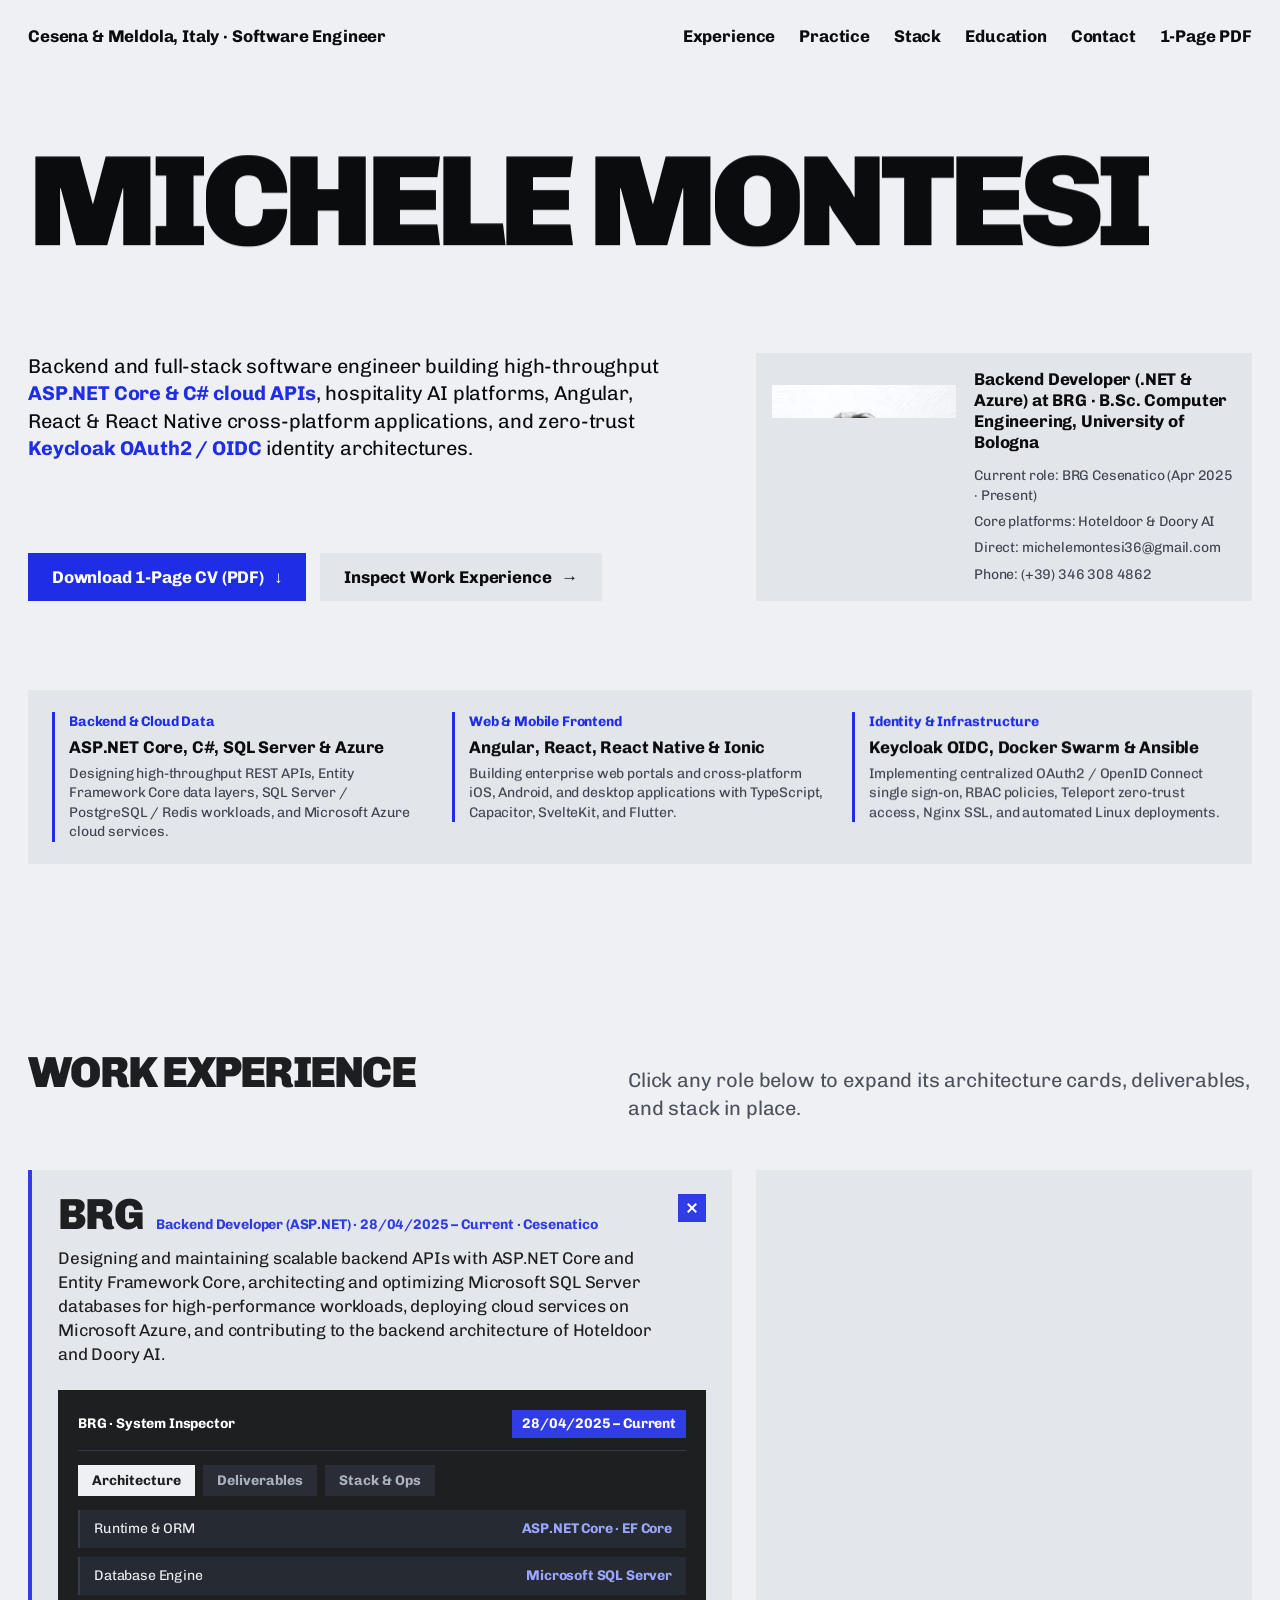
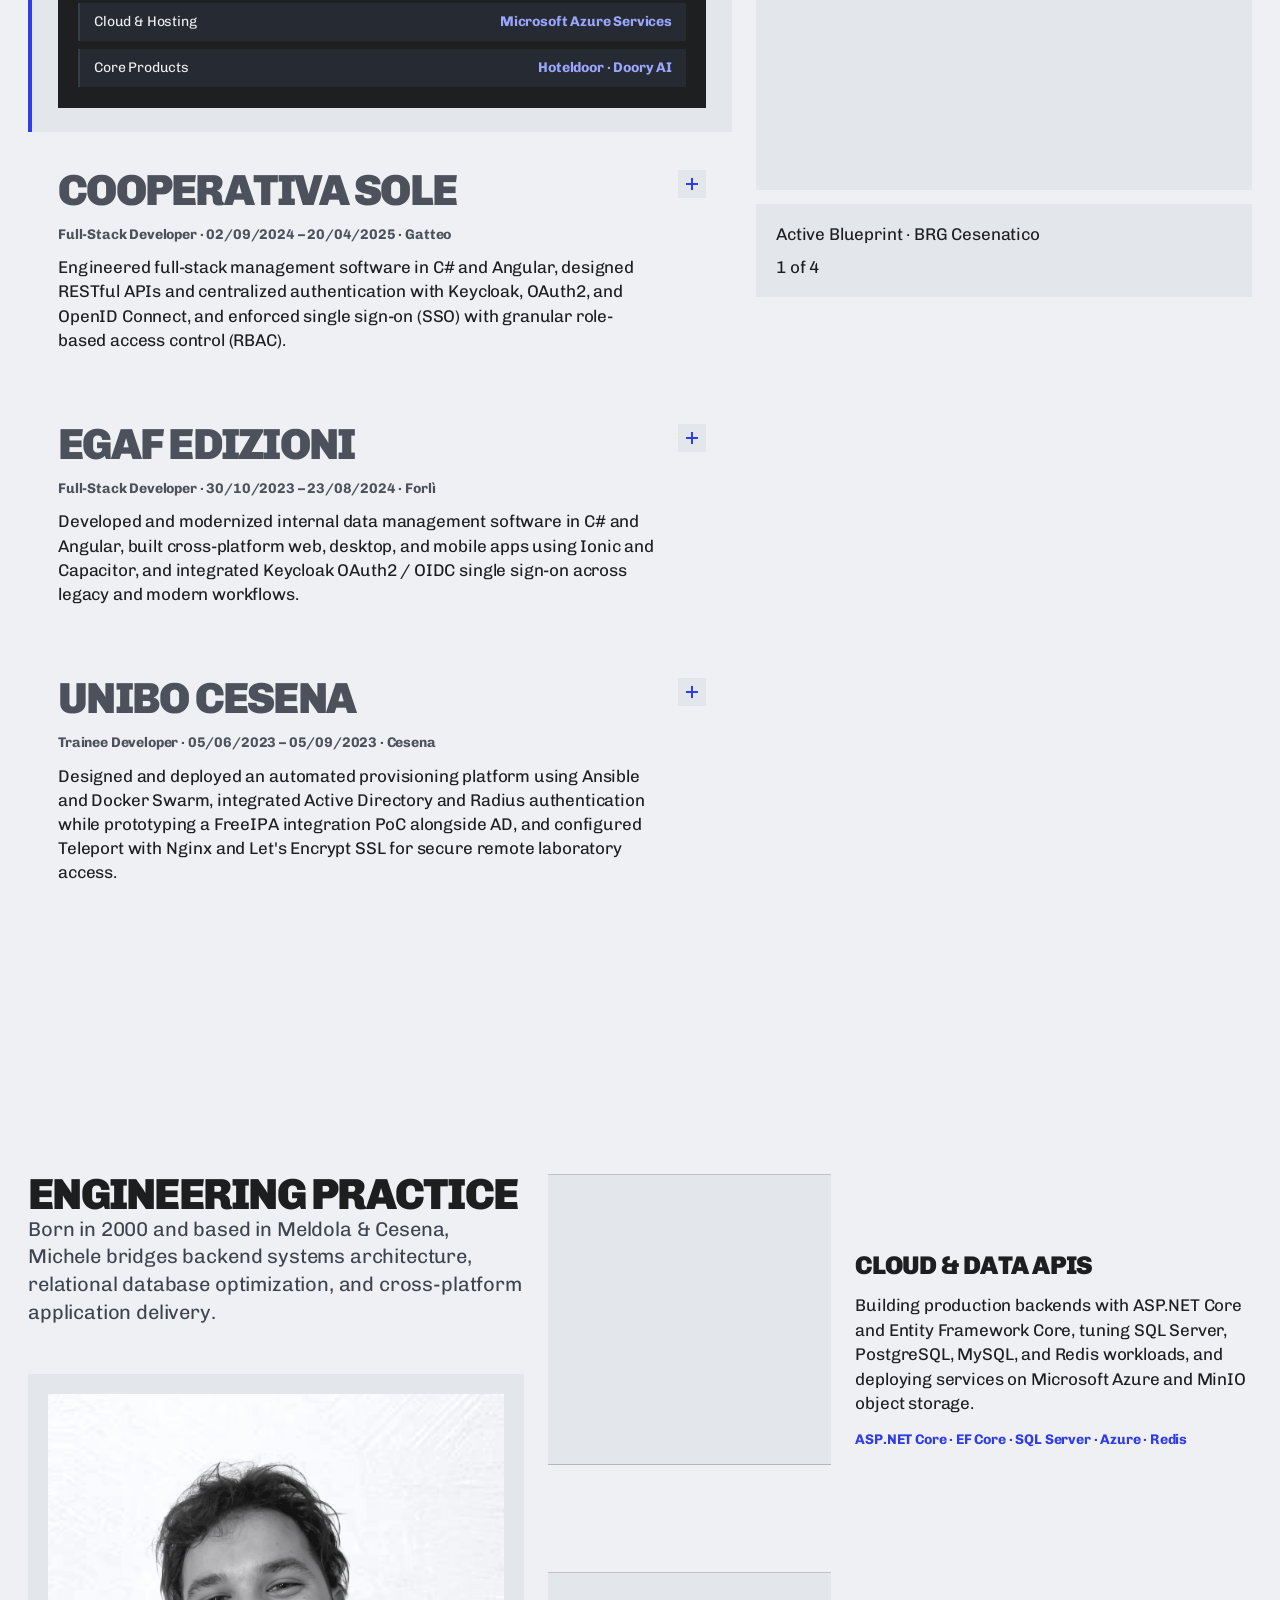
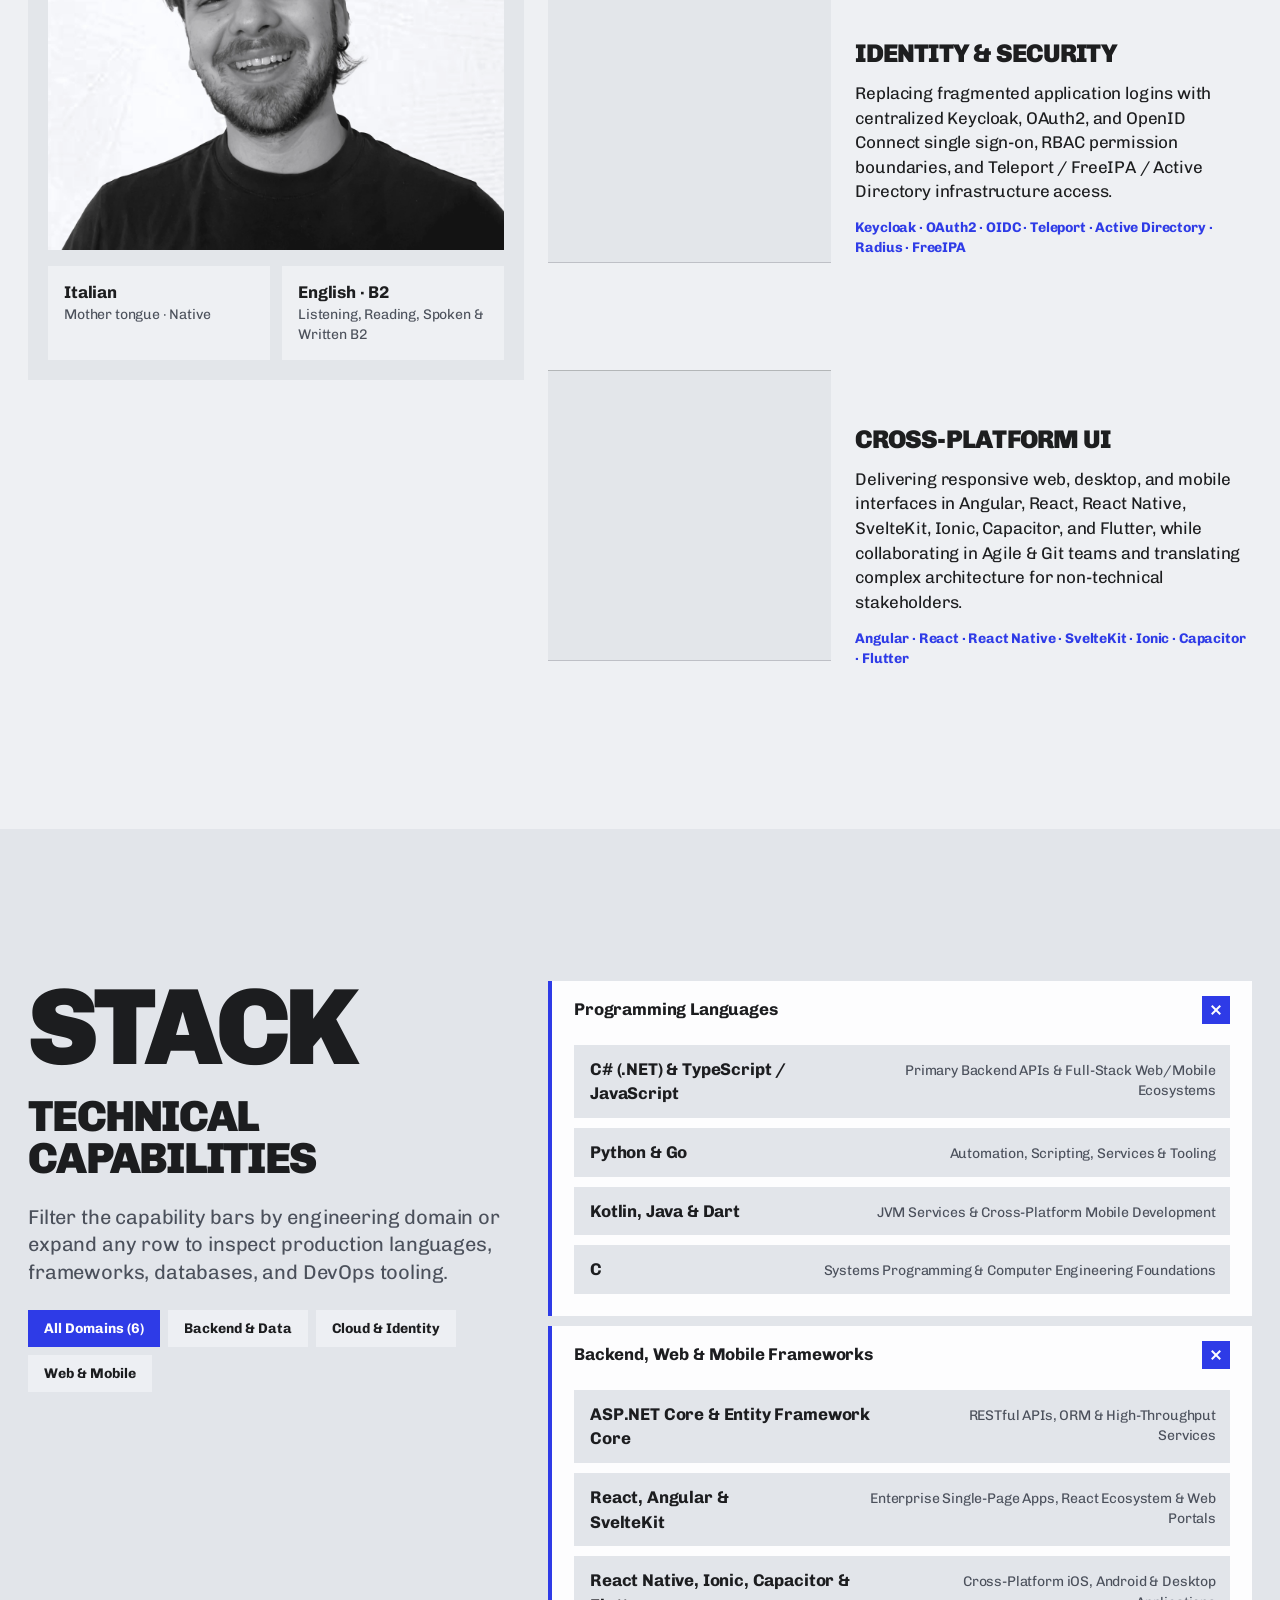
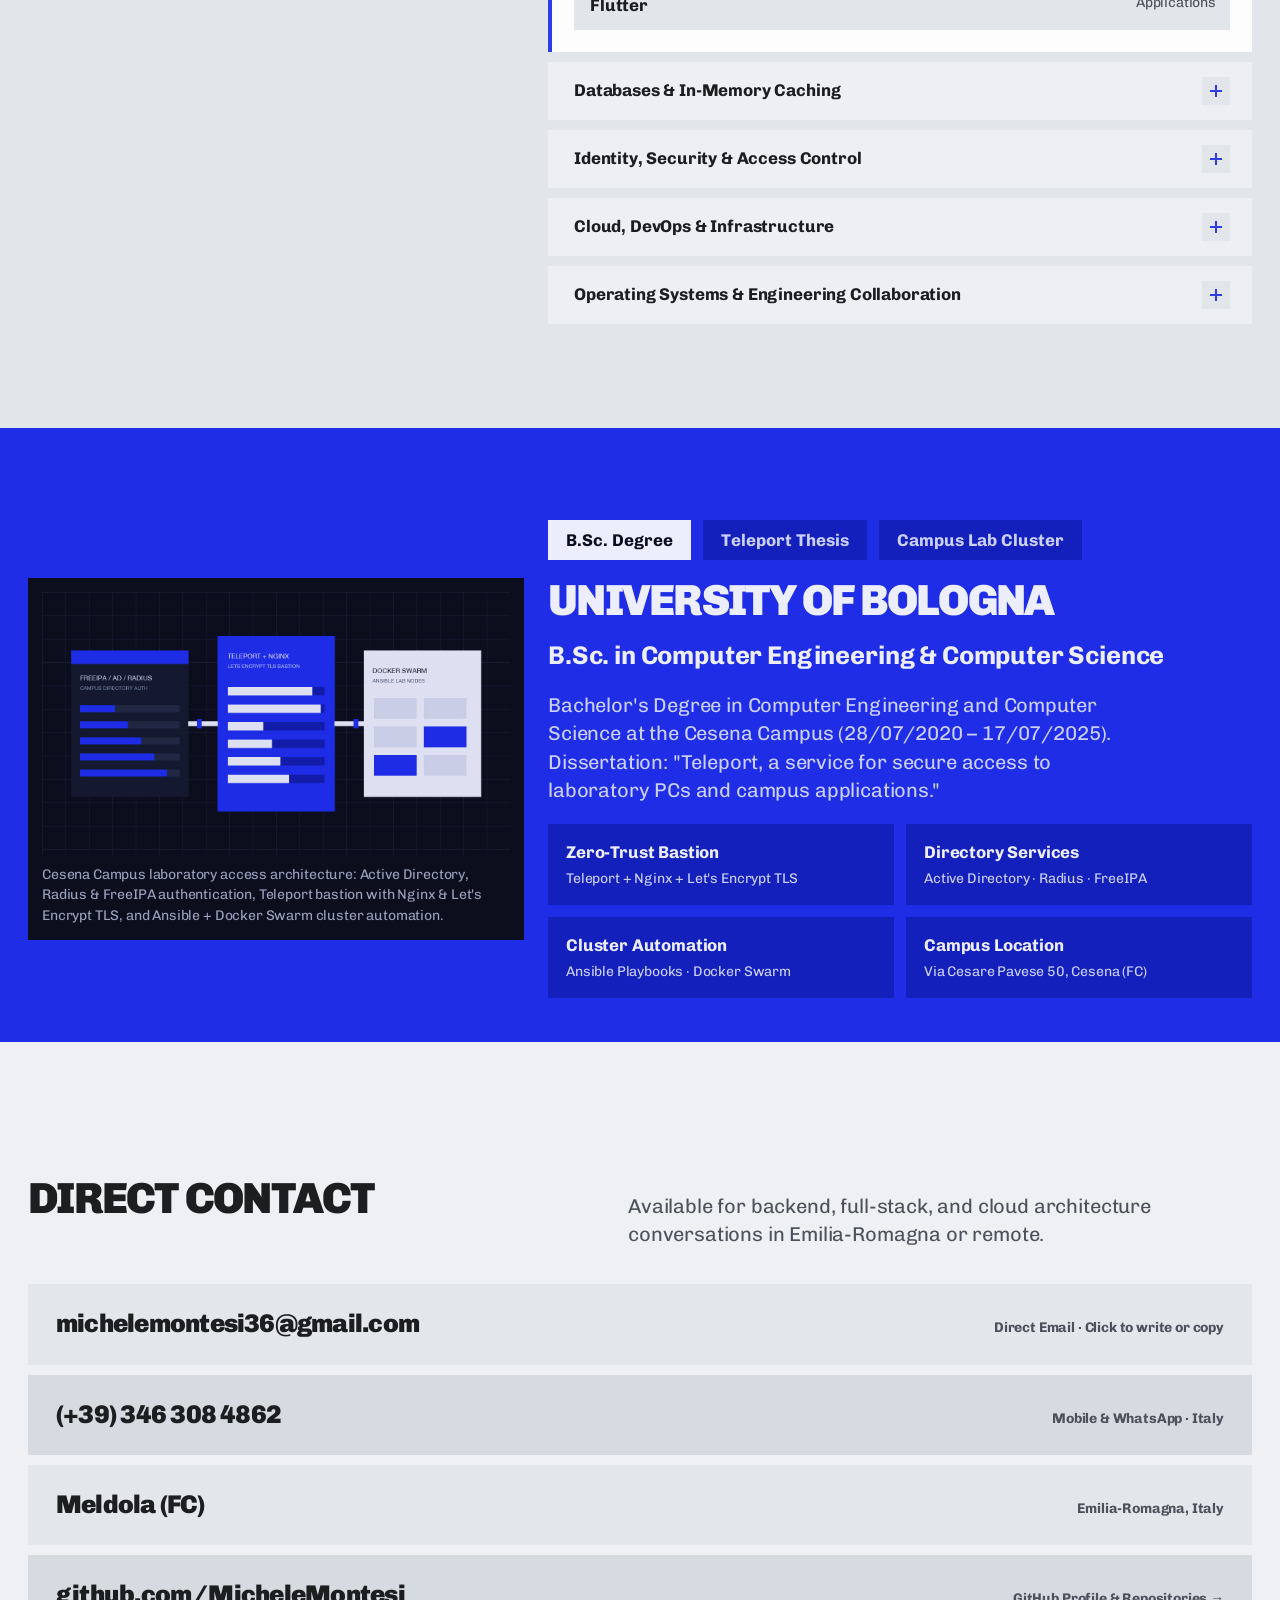
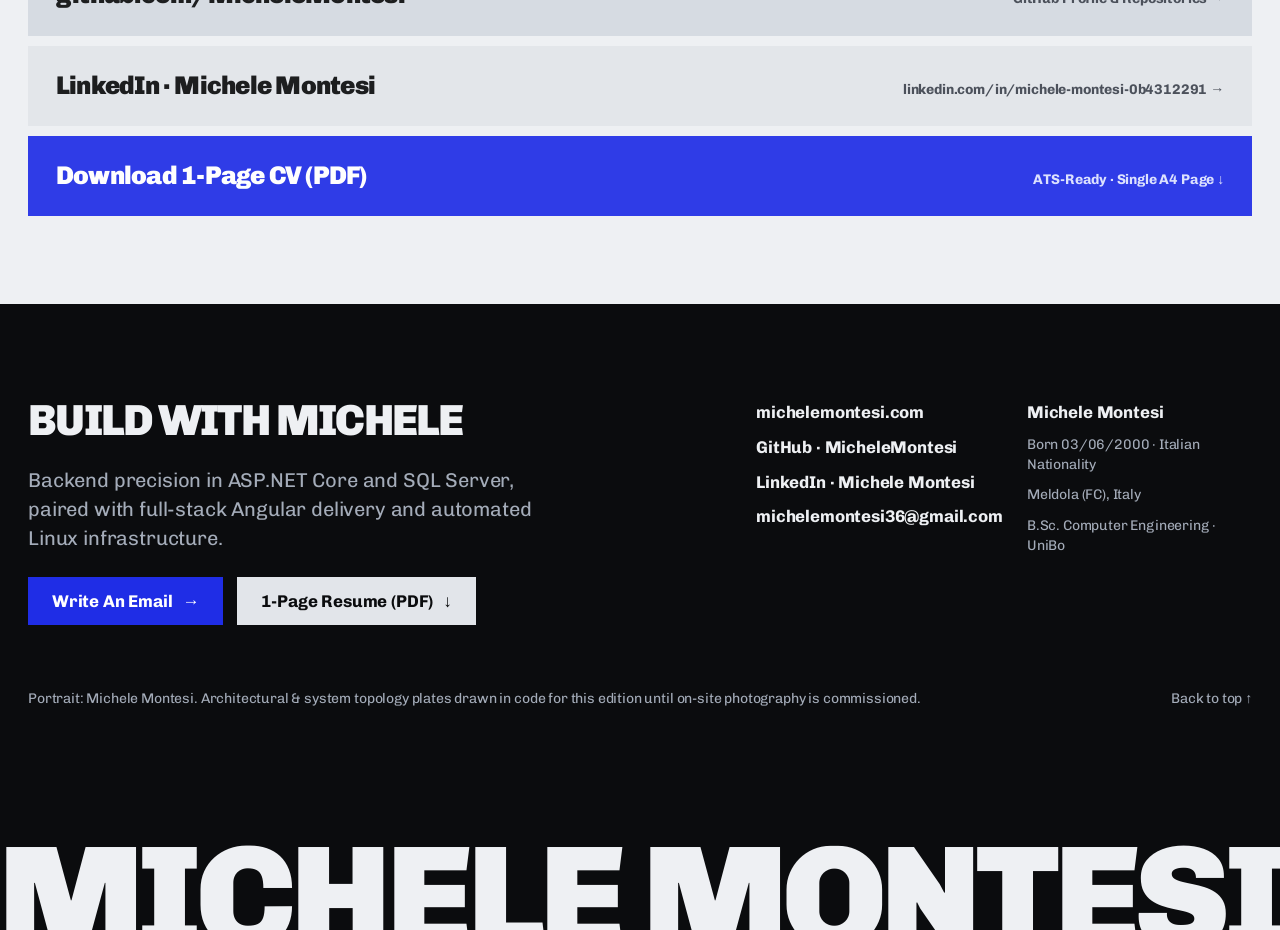
<file: 200.html>
<!DOCTYPE html>
<html lang="en">
<head>
  <meta charset="utf-8">
  <meta name="viewport" content="width=device-width, initial-scale=1">
  <meta http-equiv="refresh" content="0; url=/">
  <title>Michele Montesi — Software Engineer</title>
</head>
<body>
  <p>Redirecting to <a href="/">michelemontesi.com</a>...</p>
</body>
</html>
</file>
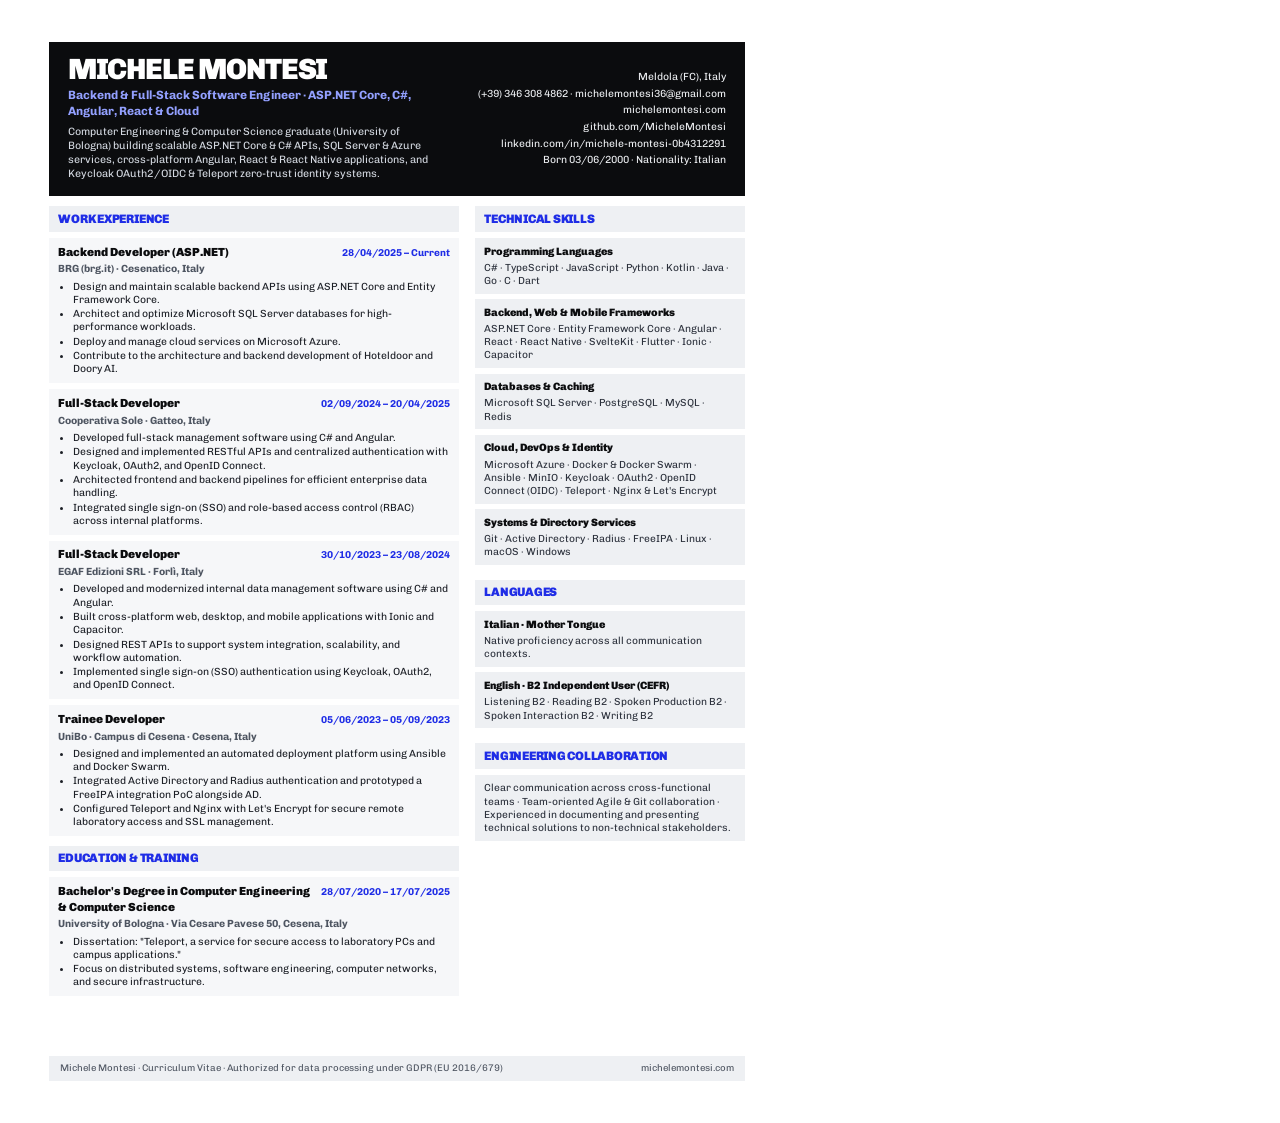
<file: cv-onepage.html>
<!DOCTYPE html>
<html lang="en">
<head>
  <meta charset="utf-8">
  <meta name="viewport" content="width=device-width, initial-scale=1">
  <title>Michele Montesi · Curriculum Vitae (1-Page A4)</title>
  <link rel="preconnect" href="https://fonts.googleapis.com">
  <link rel="preconnect" href="https://fonts.gstatic.com" crossorigin>
  <link href="https://fonts.googleapis.com/css2?family=Chivo:wght@400;700;900&display=swap" rel="stylesheet">
  <style>
    @page {
      size: A4 portrait;
      margin: 0;
    }

    * {
      box-sizing: border-box;
      margin: 0;
      padding: 0;
    }

    html,
    body {
      width: 210mm;
      height: 297mm;
      background-color: #ffffff;
      color: #0b0c0e;
      font-family: 'Chivo', -apple-system, BlinkMacSystemFont, sans-serif;
      font-size: 9pt;
      line-height: 1.34;
      -webkit-print-color-adjust: exact;
      print-color-adjust: exact;
    }

    .sheet {
      width: 210mm;
      height: 297mm;
      padding: 11mm 13mm 11mm;
      display: flex;
      flex-direction: column;
      justify-content: space-between;
      overflow: hidden;
    }

    .cv-header {
      background-color: #0b0c0e;
      color: #eef0f3;
      padding: 11pt 14pt;
      display: grid;
      grid-template-columns: 1.35fr 1fr;
      gap: 14pt;
      align-items: center;
    }

    .cv-name {
      font-size: 22pt;
      font-weight: 900;
      line-height: 0.92;
      letter-spacing: -0.04em;
      text-transform: uppercase;
      color: #ffffff;
      margin-bottom: 3pt;
    }

    .cv-role {
      font-size: 9pt;
      font-weight: 700;
      color: #93a0ff;
      margin-bottom: 4pt;
    }

    .cv-summary {
      font-size: 8pt;
      color: #d4d9e1;
      line-height: 1.32;
    }

    .cv-contacts {
      display: flex;
      flex-direction: column;
      gap: 2pt;
      font-size: 7.8pt;
      color: #eef0f3;
      text-align: right;
      font-variant-numeric: tabular-nums;
    }

    .cv-contacts a {
      color: #eef0f3;
      text-decoration: none;
    }

    .cv-grid {
      display: grid;
      grid-template-columns: 1.52fr 1fr;
      gap: 12pt;
      align-items: start;
      margin-top: 8pt;
      flex: 1;
    }

    .col {
      display: flex;
      flex-direction: column;
      gap: 7pt;
    }

    .sec-head {
      font-size: 9.2pt;
      font-weight: 900;
      text-transform: uppercase;
      letter-spacing: -0.02em;
      color: #1f2de6;
      background-color: #eef0f3;
      padding: 3.5pt 7pt;
      margin-bottom: 4.5pt;
    }

    .job {
      padding: 5pt 7pt;
      background-color: #f6f7f9;
      margin-bottom: 4.5pt;
    }

    .job:last-child {
      margin-bottom: 0;
    }

    .job-top {
      display: flex;
      justify-content: space-between;
      align-items: baseline;
      gap: 6pt;
      margin-bottom: 1.5pt;
    }

    .job-title {
      font-size: 8.8pt;
      font-weight: 900;
      color: #0b0c0e;
    }

    .job-date {
      font-size: 7.5pt;
      font-weight: 700;
      color: #1f2de6;
      font-variant-numeric: tabular-nums;
      white-space: nowrap;
    }

    .job-org {
      font-size: 7.8pt;
      font-weight: 700;
      color: #4e5561;
      margin-bottom: 2.5pt;
    }

    .job-list {
      padding-left: 11pt;
      font-size: 7.8pt;
      color: #1c1f26;
      line-height: 1.26;
    }

    .job-list li {
      margin-bottom: 1pt;
    }

    .skill-block {
      background-color: #eef0f3;
      padding: 5pt 7pt;
      margin-bottom: 4pt;
    }

    .skill-cat {
      font-size: 8pt;
      font-weight: 900;
      color: #0b0c0e;
      margin-bottom: 1.5pt;
    }

    .skill-items {
      font-size: 7.7pt;
      color: #2c313c;
      line-height: 1.28;
    }

    .cv-footer {
      background-color: #eef0f3;
      padding: 4.5pt 8pt;
      display: flex;
      justify-content: space-between;
      font-size: 7.2pt;
      color: #4e5561;
    }
  </style>
</head>
<body>
  <main class="sheet">
    <header class="cv-header">
      <div>
        <h1 class="cv-name">MICHELE MONTESI</h1>
        <p class="cv-role">Backend &amp; Full-Stack Software Engineer · ASP.NET Core, C#, Angular, React &amp; Cloud</p>
        <p class="cv-summary">
          Computer Engineering &amp; Computer Science graduate (University of Bologna) building scalable ASP.NET Core &amp; C# APIs, SQL Server &amp; Azure services, cross-platform Angular, React &amp; React Native applications, and Keycloak OAuth2/OIDC &amp; Teleport zero-trust identity systems.
        </p>
      </div>
      <div class="cv-contacts">
        <span>Meldola (FC), Italy</span>
        <span><a href="tel:+393463084862">(+39) 346 308 4862</a> · <a href="mailto:michelemontesi36@gmail.com">michelemontesi36@gmail.com</a></span>
        <span><a href="https://michelemontesi.com">michelemontesi.com</a></span>
        <span><a href="https://github.com/MicheleMontesi">github.com/MicheleMontesi</a></span>
        <span><a href="https://www.linkedin.com/in/michele-montesi-0b4312291">linkedin.com/in/michele-montesi-0b4312291</a></span>
        <span>Born 03/06/2000 · Nationality: Italian</span>
      </div>
    </header>

    <div class="cv-grid">
      <div class="col">
        <section>
          <h2 class="sec-head">Work Experience</h2>

          <article class="job">
            <div class="job-top">
              <span class="job-title">Backend Developer (ASP.NET)</span>
              <span class="job-date">28/04/2025 – Current</span>
            </div>
            <p class="job-org">BRG (brg.it) · Cesenatico, Italy</p>
            <ul class="job-list">
              <li>Design and maintain scalable backend APIs using ASP.NET Core and Entity Framework Core.</li>
              <li>Architect and optimize Microsoft SQL Server databases for high-performance workloads.</li>
              <li>Deploy and manage cloud services on Microsoft Azure.</li>
              <li>Contribute to the architecture and backend development of Hoteldoor and Doory AI.</li>
            </ul>
          </article>

          <article class="job">
            <div class="job-top">
              <span class="job-title">Full-Stack Developer</span>
              <span class="job-date">02/09/2024 – 20/04/2025</span>
            </div>
            <p class="job-org">Cooperativa Sole · Gatteo, Italy</p>
            <ul class="job-list">
              <li>Developed full-stack management software using C# and Angular.</li>
              <li>Designed and implemented RESTful APIs and centralized authentication with Keycloak, OAuth2, and OpenID Connect.</li>
              <li>Architected frontend and backend pipelines for efficient enterprise data handling.</li>
              <li>Integrated single sign-on (SSO) and role-based access control (RBAC) across internal platforms.</li>
            </ul>
          </article>

          <article class="job">
            <div class="job-top">
              <span class="job-title">Full-Stack Developer</span>
              <span class="job-date">30/10/2023 – 23/08/2024</span>
            </div>
            <p class="job-org">EGAF Edizioni SRL · Forlì, Italy</p>
            <ul class="job-list">
              <li>Developed and modernized internal data management software using C# and Angular.</li>
              <li>Built cross-platform web, desktop, and mobile applications with Ionic and Capacitor.</li>
              <li>Designed REST APIs to support system integration, scalability, and workflow automation.</li>
              <li>Implemented single sign-on (SSO) authentication using Keycloak, OAuth2, and OpenID Connect.</li>
            </ul>
          </article>

          <article class="job">
            <div class="job-top">
              <span class="job-title">Trainee Developer</span>
              <span class="job-date">05/06/2023 – 05/09/2023</span>
            </div>
            <p class="job-org">UniBo · Campus di Cesena · Cesena, Italy</p>
            <ul class="job-list">
              <li>Designed and implemented an automated deployment platform using Ansible and Docker Swarm.</li>
              <li>Integrated Active Directory and Radius authentication and prototyped a FreeIPA integration PoC alongside AD.</li>
              <li>Configured Teleport and Nginx with Let's Encrypt for secure remote laboratory access and SSL management.</li>
            </ul>
          </article>
        </section>

        <section>
          <h2 class="sec-head">Education &amp; Training</h2>
          <article class="job">
            <div class="job-top">
              <span class="job-title">Bachelor's Degree in Computer Engineering &amp; Computer Science</span>
              <span class="job-date">28/07/2020 – 17/07/2025</span>
            </div>
            <p class="job-org">University of Bologna · Via Cesare Pavese 50, Cesena, Italy</p>
            <ul class="job-list">
              <li>Dissertation: "Teleport, a service for secure access to laboratory PCs and campus applications."</li>
              <li>Focus on distributed systems, software engineering, computer networks, and secure infrastructure.</li>
            </ul>
          </article>
        </section>
      </div>

      <div class="col">
        <section>
          <h2 class="sec-head">Technical Skills</h2>

          <div class="skill-block">
            <p class="skill-cat">Programming Languages</p>
            <p class="skill-items">C# · TypeScript · JavaScript · Python · Kotlin · Java · Go · C · Dart</p>
          </div>

          <div class="skill-block">
            <p class="skill-cat">Backend, Web &amp; Mobile Frameworks</p>
            <p class="skill-items">ASP.NET Core · Entity Framework Core · Angular · React · React Native · SvelteKit · Flutter · Ionic · Capacitor</p>
          </div>

          <div class="skill-block">
            <p class="skill-cat">Databases &amp; Caching</p>
            <p class="skill-items">Microsoft SQL Server · PostgreSQL · MySQL · Redis</p>
          </div>

          <div class="skill-block">
            <p class="skill-cat">Cloud, DevOps &amp; Identity</p>
            <p class="skill-items">Microsoft Azure · Docker &amp; Docker Swarm · Ansible · MinIO · Keycloak · OAuth2 · OpenID Connect (OIDC) · Teleport · Nginx &amp; Let's Encrypt</p>
          </div>

          <div class="skill-block">
            <p class="skill-cat">Systems &amp; Directory Services</p>
            <p class="skill-items">Git · Active Directory · Radius · FreeIPA · Linux · macOS · Windows</p>
          </div>
        </section>

        <section>
          <h2 class="sec-head">Languages</h2>
          <div class="skill-block">
            <p class="skill-cat">Italian · Mother Tongue</p>
            <p class="skill-items">Native proficiency across all communication contexts.</p>
          </div>
          <div class="skill-block">
            <p class="skill-cat">English · B2 Independent User (CEFR)</p>
            <p class="skill-items">Listening B2 · Reading B2 · Spoken Production B2 · Spoken Interaction B2 · Writing B2</p>
          </div>
        </section>

        <section>
          <h2 class="sec-head">Engineering Collaboration</h2>
          <div class="skill-block">
            <p class="skill-items">
              Clear communication across cross-functional teams · Team-oriented Agile &amp; Git collaboration · Experienced in documenting and presenting technical solutions to non-technical stakeholders.
            </p>
          </div>
        </section>
      </div>
    </div>

    <footer class="cv-footer">
      <span>Michele Montesi · Curriculum Vitae · Authorized for data processing under GDPR (EU 2016/679)</span>
      <span>michelemontesi.com</span>
    </footer>
  </main>
</body>
</html>
</file>
<file: css/main.css>
/* ==========================================================================
   Michele Montesi · Software Engineer Portfolio & CV
   Direction: The name as a monument (seed 1821079676)
   Typeface: Chivo (400, 700, 900)
   Palette: Cool grey, cobalt (#eef0f3 / #e2e5ea / #0b0c0e / #3e444f / #1f2de6)
   ========================================================================== */

:root {
  --bg: #eef0f3;
  --surface: #e2e5ea;
  --surface-deep: #d4d9e1;
  --ink: #0b0c0e;
  --muted: #3e444f;
  --accent: #1f2de6;
  --accent-ink: #ffffff;
  --field-1: #1f2de6;
  --field-1-ink: #ffffff;
  --field-1-muted: #dbe0ff;
  --field-dark: #0b0c0e;
  --field-dark-ink: #eef0f3;
  --field-dark-muted: #a4acb9;

  --font-sans: 'Chivo', -apple-system, BlinkMacSystemFont, sans-serif;

  /* Strict 6-step type scale */
  --step-small: 0.875rem;                                /* 14px */
  --step-body: 1.0625rem;                                /* 17px */
  --step-lead: 1.25rem;                                  /* 20px */
  --step-subhead: clamp(1.375rem, 2vw, 1.875rem);        /* 22px - 30px */
  --step-head: clamp(1.875rem, 3.4vw, 3.125rem);         /* 30px - 50px */
  --step-monument: clamp(1.75rem, 10.1vw, 9.5rem);       /* 28px - 152px */

  --pad-x: 28px;
  --ease-out: cubic-bezier(0.22, 1, 0.36, 1);
  --ease-expo: cubic-bezier(0.16, 1, 0.3, 1);
  --ease-in-out: cubic-bezier(0.76, 0, 0.24, 1);
}

@media (max-width: 767px) {
  :root {
    --pad-x: 18px;
  }
}

*,
*::before,
*::after {
  box-sizing: border-box;
  margin: 0;
  padding: 0;
}

html {
  background-color: var(--bg);
  color: var(--ink);
  font-family: var(--font-sans);
  font-size: 16px;
  line-height: 1.45;
  letter-spacing: -0.01em;
  -webkit-font-smoothing: antialiased;
  -moz-osx-font-smoothing: grayscale;
  scroll-behavior: smooth;
}

body {
  background-color: var(--bg);
  color: var(--ink);
  font-family: var(--font-sans);
  font-size: var(--step-body);
  font-weight: 400;
  line-height: 1.45;
  overflow-x: clip;
}

img,
video {
  display: block;
  max-width: 100%;
  height: auto;
  background-color: var(--surface);
}

a {
  color: inherit;
  text-decoration: none;
  transition:
    color 220ms var(--ease-out),
    background-color 220ms var(--ease-out),
    transform 220ms var(--ease-out);
}

a:focus-visible,
button:focus-visible,
summary:focus-visible,
[role="button"]:focus-visible {
  outline: 2px solid var(--accent);
  outline-offset: 3px;
}

button {
  font-family: inherit;
  font-size: inherit;
  color: inherit;
  background: none;
  border: none;
  cursor: pointer;
}

ul,
ol {
  list-style: none;
}

.tabular {
  font-variant-numeric: tabular-nums;
}

/* ==========================================================================
   Frame & Grid Architecture (Equal outer margins, zero lopsided voids)
   ========================================================================== */

.frame {
  width: 100%;
  padding-inline: var(--pad-x);
}

.grid-12 {
  display: grid;
  grid-template-columns: repeat(12, minmax(0, 1fr));
  column-gap: 24px;
  row-gap: 24px;
  align-items: start;
}

/* Buttons: One consistent rectangular solid shape across the whole page */
.btn-primary,
.btn-surface,
.btn-inverse {
  display: inline-flex;
  align-items: center;
  justify-content: center;
  gap: 10px;
  min-height: 48px;
  padding: 12px 24px;
  font-family: var(--font-sans);
  font-size: var(--step-body);
  font-weight: 700;
  line-height: 1.2;
  letter-spacing: -0.01em;
  transition:
    transform 260ms var(--ease-expo),
    background-color 220ms var(--ease-out),
    color 220ms var(--ease-out);
}

.btn-arrow {
  display: inline-block;
  transition: transform 280ms var(--ease-expo);
}

.btn-primary {
  background-color: var(--accent);
  color: var(--accent-ink);
}

.btn-primary:hover {
  background-color: var(--ink);
  color: var(--bg);
  transform: translateY(-2px);
}

.btn-surface {
  background-color: var(--surface);
  color: var(--ink);
}

.btn-surface:hover {
  background-color: var(--ink);
  color: var(--bg);
  transform: translateY(-2px);
}

.btn-inverse {
  background-color: var(--ink);
  color: var(--bg);
}

.btn-inverse:hover {
  background-color: var(--surface);
  color: var(--ink);
  transform: translateY(-2px);
}

.btn-primary:hover .btn-arrow,
.btn-surface:hover .btn-arrow,
.btn-inverse:hover .btn-arrow {
  transform: translateX(4px);
}

.btn-primary:active,
.btn-surface:active,
.btn-inverse:active {
  transform: scale(0.98);
}

/* ==========================================================================
   1. Hero · Name Across The Middle (The Name As A Monument)
   ========================================================================== */

.hero {
  min-height: 100svh;
  padding-block: 24px 36px;
  display: flex;
  flex-direction: column;
  justify-content: space-between;
  gap: 24px;
  background-color: var(--bg);
}

.hero-topbar {
  display: flex;
  align-items: baseline;
  justify-content: space-between;
  gap: 24px;
  flex-wrap: wrap;
}

.hero-location {
  font-size: var(--step-body);
  font-weight: 700;
  color: var(--ink);
}

.hero-nav {
  display: flex;
  align-items: center;
  gap: 24px;
  flex-wrap: wrap;
}

.hero-nav a {
  position: relative;
  font-size: var(--step-body);
  font-weight: 700;
  color: var(--ink);
}

.hero-nav a::after {
  content: '';
  position: absolute;
  left: 0;
  right: 0;
  bottom: -3px;
  height: 2px;
  background-color: var(--accent);
  transform: scaleX(0);
  transform-origin: right center;
  transition: transform 320ms var(--ease-expo);
}

.hero-nav a:hover {
  color: var(--accent);
}

.hero-nav a:hover::after {
  transform: scaleX(1);
  transform-origin: left center;
}

/* Monumental Name */
.monument-wrap {
  width: 100%;
  padding-block: 4px;
  transform-origin: left center;
  will-change: transform;
}

.monument-title {
  font-family: var(--font-sans);
  font-size: var(--step-monument);
  font-weight: 900;
  line-height: 0.88;
  letter-spacing: -0.055em;
  text-transform: uppercase;
  color: var(--ink);
  white-space: nowrap;
  font-kerning: normal;
}

.monument-mask {
  display: block;
  overflow: hidden;
  padding-block: 2px;
}

.monument-line {
  display: block;
  transform-origin: left bottom;
}

.hero-upper {
  align-items: stretch;
}

.hero-intro {
  grid-column: 1 / 8;
  display: flex;
  flex-direction: column;
  justify-content: space-between;
  gap: 24px;
}

.hero-statement {
  font-size: var(--step-lead);
  font-weight: 400;
  line-height: 1.38;
  color: var(--ink);
  max-width: 54ch;
}

.hero-statement strong {
  font-weight: 700;
  color: var(--accent);
}

.hero-actions {
  display: flex;
  align-items: center;
  gap: 14px;
  flex-wrap: wrap;
}

.hero-portrait-stage {
  grid-column: 8 / 13;
  display: grid;
  grid-template-columns: 184px 1fr;
  gap: 18px;
  background-color: var(--surface);
  padding: 16px;
  align-items: center;
}

.hero-portrait-shutter {
  overflow: hidden;
  background-color: #e8ebf0;
  width: 100%;
  aspect-ratio: 1 / 1;
}

.hero-portrait-img {
  width: 100%;
  aspect-ratio: 1 / 1;
  height: auto;
  object-fit: contain;
  background-color: #e8ebf0;
}

.hero-portrait-meta {
  display: flex;
  flex-direction: column;
  justify-content: space-between;
  gap: 12px;
}

.hero-portrait-role {
  font-size: var(--step-body);
  font-weight: 700;
  line-height: 1.25;
  color: var(--ink);
}

.hero-portrait-facts {
  display: flex;
  flex-direction: column;
  gap: 6px;
  font-size: var(--step-small);
  color: var(--muted);
}

.hero-bottom-bar {
  display: grid;
  grid-template-columns: repeat(12, minmax(0, 1fr));
  gap: 24px;
  background-color: var(--surface);
  padding: 22px 24px;
  align-items: start;
}

.hero-fact-block {
  grid-column: span 4;
  display: flex;
  flex-direction: column;
  gap: 5px;
  border-left: 3px solid var(--accent);
  padding-left: 14px;
}

.hero-fact-cat {
  font-size: var(--step-small);
  font-weight: 700;
  color: var(--accent);
}

.hero-fact-title {
  font-size: var(--step-body);
  font-weight: 700;
  color: var(--ink);
  line-height: 1.25;
}

.hero-fact-desc {
  font-size: var(--step-small);
  color: var(--muted);
  line-height: 1.4;
}

/* ==========================================================================
   2. Work · Big Names, In-Place Animated Drawer + Synchronized Blueprint Stage
   ========================================================================== */

.section-work {
  padding-block: 128px;
  background-color: var(--bg);
}

.work-header {
  display: flex;
  align-items: baseline;
  justify-content: space-between;
  gap: 24px;
  margin-bottom: 48px;
  flex-wrap: wrap;
}

.section-heading {
  font-family: var(--font-sans);
  font-size: var(--step-head);
  font-weight: 900;
  line-height: 0.96;
  letter-spacing: -0.04em;
  text-transform: uppercase;
  color: var(--ink);
}

.section-lead {
  font-size: var(--step-lead);
  font-weight: 400;
  line-height: 1.38;
  color: var(--muted);
  max-width: 52ch;
}

[data-fill].is-filling > span {
  color: var(--muted);
  transition: color 240ms var(--ease-out);
}

[data-fill].is-filling > span.is-lit {
  color: var(--ink);
}

.work-index-col {
  grid-column: 1 / 8;
  display: flex;
  flex-direction: column;
  gap: 14px;
}

.work-row {
  width: 100%;
  text-align: left;
  padding: 24px 26px;
  background-color: transparent;
  border-left: 4px solid transparent;
  transition:
    background-color 260ms var(--ease-out),
    border-color 260ms var(--ease-out),
    transform 260ms var(--ease-expo);
  display: flex;
  flex-direction: column;
  gap: 10px;
  cursor: pointer;
}

.work-row:hover {
  background-color: var(--surface);
}

.work-row.is-active {
  background-color: var(--surface);
  border-left-color: var(--accent);
}

.work-row-head {
  display: grid;
  grid-template-columns: 1fr auto;
  align-items: start;
  gap: 16px;
}

.work-row-title-wrap {
  display: flex;
  align-items: baseline;
  gap: 14px;
  flex-wrap: wrap;
}

.work-row-title {
  font-family: var(--font-sans);
  font-size: var(--step-head);
  font-weight: 900;
  line-height: 0.95;
  letter-spacing: -0.04em;
  text-transform: uppercase;
  color: var(--muted);
  transition: color 220ms var(--ease-out), transform 280ms var(--ease-expo);
}

.work-row.is-active .work-row-title,
.work-row:hover .work-row-title {
  color: var(--ink);
}

.work-row:hover .work-row-title {
  transform: translateX(3px);
}

.work-row-toggle {
  position: relative;
  display: inline-block;
  flex-shrink: 0;
  width: 28px;
  height: 28px;
  background-color: var(--surface);
  transition: background-color 220ms var(--ease-out);
}

.work-row-toggle::before,
.work-row-toggle::after {
  content: '';
  position: absolute;
  inset: 0;
  margin: auto;
  background-color: var(--accent);
  transition:
    transform 360ms var(--ease-expo),
    background-color 220ms var(--ease-out);
}

.work-row-toggle::before {
  width: 12px;
  height: 2px;
}

.work-row-toggle::after {
  width: 2px;
  height: 12px;
}

.work-row:hover .work-row-toggle {
  background-color: var(--surface-deep);
}

.work-row.is-active .work-row-toggle {
  background-color: var(--accent);
}

.work-row.is-active .work-row-toggle::before,
.work-row.is-active .work-row-toggle::after {
  transform: rotate(45deg);
  background-color: var(--accent-ink);
}

.work-row-meta {
  font-size: var(--step-small);
  font-weight: 700;
  color: var(--muted);
  transition: color 220ms var(--ease-out);
}

.work-row.is-active .work-row-meta {
  color: var(--accent);
}

.work-row-summary {
  font-size: var(--step-body);
  color: var(--ink);
  line-height: 1.42;
  max-width: 60ch;
}

/* Smooth In-Place Accordion Drawer */
.work-drawer {
  display: grid;
  grid-template-rows: 0fr;
  opacity: 0;
  margin-top: 0;
  transition:
    grid-template-rows 500ms var(--ease-expo),
    opacity 340ms var(--ease-out),
    margin-top 380ms var(--ease-expo);
}

.work-row.is-active .work-drawer {
  grid-template-rows: 1fr;
  opacity: 1;
  margin-top: 14px;
}

.work-drawer-inner {
  overflow: hidden;
  min-height: 0;
}

/* Cropped Software Interface Fragment [data-ui] inside each Work Card */
[data-ui].ui-inspector {
  background-color: #0b0c0e;
  color: #eef0f3;
  padding: 20px;
  display: flex;
  flex-direction: column;
  gap: 14px;
  cursor: default;
}

[data-ui] .ui-top {
  display: flex;
  align-items: center;
  justify-content: space-between;
  gap: 12px;
  padding-bottom: 12px;
  border-bottom: 1px solid #242936;
}

[data-ui] .ui-title {
  font-size: var(--step-small);
  font-weight: 700;
  color: #ffffff;
}

[data-ui] .ui-badge {
  background-color: #1f2de6;
  color: #ffffff;
  font-size: var(--step-small);
  font-weight: 700;
  padding: 4px 10px;
}

[data-ui] .ui-tabs {
  display: flex;
  gap: 8px;
  flex-wrap: wrap;
}

[data-ui] .ui-tab {
  padding: 7px 14px;
  font-size: var(--step-small);
  font-weight: 700;
  background-color: #181c26;
  color: #a4acb9;
  transition:
    background-color 200ms var(--ease-out),
    color 200ms var(--ease-out),
    transform 200ms var(--ease-expo);
}

[data-ui] .ui-tab:hover {
  background-color: #232938;
  color: #ffffff;
}

[data-ui] .ui-tab.is-active {
  background-color: #eef0f3;
  color: #0b0c0e;
}

[data-ui] .ui-list {
  display: flex;
  flex-direction: column;
  gap: 8px;
}

[data-ui] .ui-item {
  display: flex;
  align-items: baseline;
  justify-content: space-between;
  gap: 12px;
  font-size: var(--step-small);
  color: #eef0f3;
  padding: 9px 14px;
  background-color: #141821;
  border-left: 2px solid #262d3d;
  transition:
    border-color 220ms var(--ease-out),
    background-color 220ms var(--ease-out),
    transform 240ms var(--ease-expo);
}

[data-ui] .ui-item:hover {
  border-left-color: var(--accent);
  background-color: #181d29;
  transform: translateX(4px);
}

[data-ui] .ui-item-val {
  font-size: var(--step-small);
  font-weight: 700;
  color: #93a0ff;
  text-align: right;
}

/* Sticky Right Preview Stage */
.work-preview-col {
  grid-column: 8 / 13;
  position: sticky;
  top: 28px;
  display: flex;
  flex-direction: column;
  gap: 14px;
}

.work-plate-frame {
  position: relative;
  width: 100%;
  aspect-ratio: 4 / 5;
  background-color: var(--ink);
  overflow: hidden;
}

.work-plate-img {
  position: absolute;
  inset: 0;
  width: 100%;
  height: 100%;
  object-fit: contain;
  opacity: 0;
  transform: scale(1.03);
  transition:
    opacity 360ms var(--ease-out),
    transform 620ms var(--ease-expo);
  pointer-events: none;
}

.work-plate-img.is-active {
  opacity: 1;
  transform: scale(1);
  pointer-events: auto;
}

.work-stage-caption {
  background-color: var(--surface);
  padding: 18px 20px;
  display: flex;
  flex-direction: column;
  gap: 8px;
}

.work-stage-top {
  display: flex;
  align-items: baseline;
  justify-content: space-between;
  gap: 12px;
}

.work-stage-label {
  font-size: var(--step-body);
  font-weight: 700;
  color: var(--ink);
}

.work-stage-counter {
  font-size: var(--step-small);
  font-weight: 700;
  color: var(--accent);
}

.work-stage-sub {
  font-size: var(--step-small);
  color: var(--muted);
  line-height: 1.4;
}

/* ==========================================================================
   3. Showcase · Square Plate, Spare Text (Cobalt Colour Field · UniBo)
   ========================================================================== */

.section-showcase {
  min-height: auto;
  padding-block: 68px;
  background-color: var(--field-1);
  color: var(--field-1-ink);
  display: flex;
  align-items: center;
}

.showcase-media-col {
  grid-column: 1 / 6;
  display: flex;
  flex-direction: column;
  align-self: center;
}

.showcase-video-wrap {
  width: 100%;
  background-color: var(--ink);
  padding: 14px;
  display: flex;
  flex-direction: column;
  gap: 10px;
}

.showcase-video {
  width: 100%;
  aspect-ratio: 16 / 9;
  object-fit: cover;
  display: block;
}

.showcase-video-caption {
  font-size: var(--step-small);
  color: var(--field-dark-muted);
}

.showcase-copy-col {
  grid-column: 6 / 13;
  display: flex;
  flex-direction: column;
  justify-content: center;
  gap: 20px;
}

.showcase-tabs {
  display: flex;
  gap: 12px;
  flex-wrap: wrap;
}

.showcase-tab {
  padding: 10px 18px;
  font-size: var(--step-body);
  font-weight: 700;
  background-color: #1420b8;
  color: var(--field-1-muted);
  transition:
    background-color 220ms var(--ease-out),
    color 220ms var(--ease-out),
    transform 220ms var(--ease-expo);
}

.showcase-tab.is-active,
.showcase-tab:hover {
  background-color: var(--field-1-ink);
  color: var(--ink);
}

.showcase-tab:hover {
  transform: translateY(-2px);
}

.showcase-body {
  display: flex;
  flex-direction: column;
  gap: 20px;
}

.showcase-heading {
  font-family: var(--font-sans);
  font-size: var(--step-head);
  font-weight: 900;
  line-height: 0.96;
  letter-spacing: -0.04em;
  text-transform: uppercase;
  color: var(--field-1-ink);
}

.showcase-sub {
  font-size: var(--step-subhead);
  font-weight: 700;
  line-height: 1.15;
  color: var(--field-1-ink);
}

.showcase-desc {
  font-size: var(--step-lead);
  line-height: 1.42;
  color: var(--field-1-muted);
  max-width: 48ch;
}

.showcase-facts {
  display: grid;
  grid-template-columns: 1fr 1fr;
  gap: 12px;
}

.showcase-fact-cell {
  background-color: #1420b8;
  padding: 16px 18px;
  display: flex;
  flex-direction: column;
  gap: 4px;
  transition: background-color 220ms var(--ease-out), transform 220ms var(--ease-expo);
}

.showcase-fact-cell:hover {
  background-color: #101a9e;
  transform: translateY(-2px);
}

.showcase-fact-title {
  font-size: var(--step-body);
  font-weight: 700;
  color: var(--field-1-ink);
}

.showcase-fact-meta {
  font-size: var(--step-small);
  color: var(--field-1-muted);
}

.showcase-actions {
  display: grid;
  grid-template-columns: 1fr;
  gap: 12px;
}

.showcase-actions .btn-inverse,
.showcase-actions .btn-surface {
  width: 100%;
  min-height: 58px;
}

/* ==========================================================================
   4. About · Engineering Practice & Architectural Plates
   ========================================================================== */

.section-about {
  padding-block: 128px;
  background-color: var(--bg);
}

.about-sticky-col {
  grid-column: 1 / 6;
  align-self: stretch;
  display: flex;
  flex-direction: column;
  gap: 24px;
}

.about-portrait-card {
  position: sticky;
  top: 28px;
  background-color: var(--surface);
  padding: 20px;
  display: flex;
  flex-direction: column;
  gap: 16px;
}

.about-portrait-img {
  width: 100%;
  aspect-ratio: 1 / 1;
  height: auto;
  object-fit: contain;
  background-color: #e8ebf0;
}

.about-lang-grid {
  display: grid;
  grid-template-columns: 1fr 1fr;
  gap: 12px;
}

.about-lang-item {
  background-color: var(--bg);
  padding: 14px 16px;
}

.about-lang-name {
  font-size: var(--step-body);
  font-weight: 700;
  color: var(--ink);
}

.about-lang-level {
  font-size: var(--step-small);
  color: var(--muted);
}

.about-plates-col {
  grid-column: 6 / 13;
  display: flex;
  flex-direction: column;
  gap: 44px;
}

.about-pillar {
  display: grid;
  grid-template-columns: 5fr 7fr;
  gap: 24px;
  background-color: transparent;
  align-items: center;
}

.about-pillar-shutter {
  overflow: hidden;
  background-color: var(--ink);
}

.about-pillar-img {
  width: 100%;
  aspect-ratio: 4 / 5;
  object-fit: cover;
}

.about-pillar-body {
  display: flex;
  flex-direction: column;
  gap: 14px;
}

.about-pillar-title {
  font-family: var(--font-sans);
  font-size: var(--step-subhead);
  font-weight: 900;
  line-height: 1.05;
  letter-spacing: -0.03em;
  text-transform: uppercase;
  color: var(--ink);
}

.about-pillar-text {
  font-size: var(--step-body);
  color: var(--ink);
  line-height: 1.45;
  max-width: 46ch;
}

.about-pillar-meta {
  font-size: var(--step-small);
  font-weight: 700;
  color: var(--accent);
}

/* ==========================================================================
   5. List · Giant Word, Filled Bar Rows (Technical Stack & Capabilities)
   ========================================================================== */

.section-list {
  padding-block: 128px;
  background-color: var(--surface);
}

.list-left-col {
  grid-column: 1 / 6;
  display: flex;
  flex-direction: column;
  gap: 24px;
}

.giant-word {
  font-family: var(--font-sans);
  font-size: clamp(3.5rem, 8.5vw, 7.25rem);
  font-weight: 900;
  line-height: 0.84;
  letter-spacing: -0.055em;
  text-transform: uppercase;
  color: var(--ink);
}

.stack-filter-row {
  display: flex;
  flex-wrap: wrap;
  gap: 8px;
}

.stack-filter-btn {
  padding: 10px 16px;
  background-color: var(--bg);
  color: var(--ink);
  font-size: var(--step-small);
  font-weight: 700;
  transition:
    background-color 200ms var(--ease-out),
    color 200ms var(--ease-out),
    transform 200ms var(--ease-expo);
}

.stack-filter-btn.is-active,
.stack-filter-btn:hover {
  background-color: var(--accent);
  color: var(--accent-ink);
}

.stack-filter-btn:hover {
  transform: translateY(-2px);
}

.list-bars-col {
  grid-column: 6 / 13;
  display: flex;
  flex-direction: column;
  gap: 10px;
}

.bar-details {
  background-color: var(--bg);
  width: 100%;
  border-left: 4px solid transparent;
  transition:
    background-color 220ms var(--ease-out),
    border-color 220ms var(--ease-out);
}

.bar-details[open] {
  background-color: #ffffff;
  border-left-color: var(--accent);
}

.bar-summary {
  list-style: none;
  display: flex;
  align-items: center;
  justify-content: space-between;
  gap: 16px;
  min-height: 58px;
  padding: 14px 22px;
  font-size: var(--step-body);
  font-weight: 700;
  color: var(--ink);
  cursor: pointer;
  transition: background-color 200ms var(--ease-out);
}

.bar-summary:hover {
  background-color: rgba(31, 45, 230, 0.04);
}

.bar-summary::-webkit-details-marker {
  display: none;
}

.bar-plus {
  position: relative;
  display: inline-block;
  flex-shrink: 0;
  width: 28px;
  height: 28px;
  background-color: var(--surface);
  transition: background-color 220ms var(--ease-out);
}

.bar-plus::before,
.bar-plus::after {
  content: '';
  position: absolute;
  inset: 0;
  margin: auto;
  background-color: var(--accent);
  transition:
    transform 360ms var(--ease-expo),
    background-color 220ms var(--ease-out);
}

.bar-plus::before {
  width: 12px;
  height: 2px;
}

.bar-plus::after {
  width: 2px;
  height: 12px;
}

.bar-details[open] .bar-plus {
  background-color: var(--accent);
}

.bar-details[open] .bar-plus::before,
.bar-details[open] .bar-plus::after {
  transform: rotate(45deg);
  background-color: var(--accent-ink);
}

.bar-panel {
  padding: 6px 22px 22px;
  display: flex;
  flex-direction: column;
  gap: 10px;
}

.bar-item {
  display: flex;
  align-items: baseline;
  justify-content: space-between;
  gap: 16px;
  padding: 12px 14px;
  background-color: var(--surface);
  font-size: var(--step-body);
  border-left: 2px solid transparent;
  transition:
    border-color 200ms var(--ease-out),
    transform 220ms var(--ease-expo);
}

.bar-item:hover {
  border-left-color: var(--accent);
  transform: translateX(4px);
}

.bar-item-name {
  font-weight: 700;
  color: var(--ink);
}

.bar-item-context {
  font-size: var(--step-small);
  color: var(--muted);
  text-align: right;
}

/* ==========================================================================
   6. Contact · Address In Display Rows
   ========================================================================== */

.section-contact {
  padding-block: 112px;
  background-color: var(--bg);
}

.contact-head {
  display: flex;
  align-items: baseline;
  justify-content: space-between;
  gap: 24px;
  margin-bottom: 36px;
  flex-wrap: wrap;
}

.contact-rows {
  display: flex;
  flex-direction: column;
  gap: 10px;
}

.contact-row {
  display: flex;
  align-items: baseline;
  justify-content: space-between;
  gap: 24px;
  padding: 26px 28px;
  background-color: var(--surface);
  transition:
    background-color 240ms var(--ease-out),
    color 240ms var(--ease-out),
    transform 240ms var(--ease-expo);
  flex-wrap: wrap;
}

.contact-row:nth-child(even) {
  background-color: var(--surface-deep);
}

a.contact-row:hover {
  background-color: var(--ink);
  color: var(--bg);
}

a.contact-row:hover .contact-row-main {
  transform: translateX(6px);
}

a.contact-row:hover .contact-row-sub {
  color: var(--field-dark-muted);
}

.contact-row-main {
  font-family: var(--font-sans);
  font-size: var(--step-subhead);
  font-weight: 900;
  line-height: 1.08;
  letter-spacing: -0.03em;
  transition: transform 280ms var(--ease-expo);
}

.contact-row-sub {
  font-size: var(--step-small);
  font-weight: 700;
  color: var(--muted);
  transition: color 220ms var(--ease-out);
}

.contact-row-accent {
  background-color: var(--accent) !important;
  color: var(--accent-ink) !important;
}

.contact-row-accent .contact-row-sub {
  color: var(--field-1-muted) !important;
}

.contact-row-accent:hover {
  background-color: var(--ink) !important;
}

/* ==========================================================================
   7. Footer · Invitation Over A Cropped Name
   ========================================================================== */

.site-footer {
  background-color: var(--field-dark);
  color: var(--field-dark-ink);
  padding-top: 96px;
  overflow: hidden;
  display: flex;
  flex-direction: column;
  justify-content: space-between;
  gap: 64px;
}

.footer-invite-col {
  grid-column: 1 / 8;
  display: flex;
  flex-direction: column;
  gap: 24px;
}

.footer-heading {
  font-family: var(--font-sans);
  font-size: var(--step-head);
  font-weight: 900;
  line-height: 0.96;
  letter-spacing: -0.04em;
  text-transform: uppercase;
  color: var(--field-dark-ink);
}

.footer-copy {
  font-size: var(--step-lead);
  color: var(--field-dark-muted);
  max-width: 46ch;
}

.footer-actions {
  display: flex;
  gap: 14px;
  flex-wrap: wrap;
}

.footer-links-col {
  grid-column: 8 / 13;
  display: grid;
  grid-template-columns: 1fr 1fr;
  gap: 24px;
}

.footer-link-group {
  display: flex;
  flex-direction: column;
  gap: 10px;
}

.footer-link-group a,
.footer-link-group span {
  font-size: var(--step-body);
  font-weight: 700;
  color: var(--field-dark-ink);
}

.footer-link-group a:hover {
  color: #93a0ff;
}

.footer-link-group .footer-meta-note {
  font-size: var(--step-small);
  font-weight: 400;
  color: var(--field-dark-muted);
}

.footer-credits-bar {
  display: flex;
  align-items: baseline;
  justify-content: space-between;
  gap: 24px;
  flex-wrap: wrap;
  font-size: var(--step-small);
  color: var(--field-dark-muted);
}

.footer-monument-crop {
  width: 100%;
  overflow: hidden;
  line-height: 0;
  margin-top: -12px;
}

.footer-monument-svg {
  width: 100%;
  height: auto;
  display: block;
  transform: translateY(22%);
}

/* ==========================================================================
   8. Choreographed Motion Layer (Load Sequence + Card Cascades + Scroll Reveals)
   ========================================================================== */

@keyframes riseIn {
  from {
    opacity: 0.01;
    transform: translateY(22px);
  }
  to {
    opacity: 1;
    transform: translateY(0);
  }
}

@keyframes monumentRise {
  from {
    transform: translateY(102%);
  }
  to {
    transform: translateY(0);
  }
}

@keyframes shutterOpen {
  from {
    clip-path: inset(0 0 100% 0);
  }
  to {
    clip-path: inset(0 0 0% 0);
  }
}

@keyframes portraitScaleSettle {
  from {
    transform: scale(1.08);
  }
  to {
    transform: scale(1);
  }
}

@keyframes cardCascadeIn {
  from {
    opacity: 0;
    transform: translateY(14px) scale(0.985);
  }
  to {
    opacity: 1;
    transform: translateY(0) scale(1);
  }
}

@keyframes panelFadeSlide {
  from {
    opacity: 0;
    transform: translateY(10px);
  }
  to {
    opacity: 1;
    transform: translateY(0);
  }
}

@media (prefers-reduced-motion: no-preference) {
  /* Hero Choreographed Load Sequence (settles well under 1.0s) */
  .hero-topbar {
    animation: riseIn 520ms var(--ease-out) 20ms both;
  }

  .monument-line {
    animation: monumentRise 720ms var(--ease-expo) 40ms both;
  }

  .hero-intro {
    animation: riseIn 640ms var(--ease-out) 110ms both;
  }

  .hero-portrait-stage {
    animation: riseIn 680ms var(--ease-out) 150ms both;
  }

  .hero-portrait-shutter {
    animation: shutterOpen 760ms var(--ease-in-out) 140ms both;
  }

  .hero-portrait-img {
    animation: portraitScaleSettle 950ms var(--ease-expo) 140ms both;
  }

  .hero-fact-block:nth-child(1) {
    animation: riseIn 620ms var(--ease-out) 200ms both;
  }

  .hero-fact-block:nth-child(2) {
    animation: riseIn 620ms var(--ease-out) 260ms both;
  }

  .hero-fact-block:nth-child(3) {
    animation: riseIn 620ms var(--ease-out) 320ms both;
  }

  /* Staggered Detail Card Cascade (Work Drawer, Stack Bars, UniBo Showcase) */
  [data-ui] .ui-item.is-entering {
    animation: cardCascadeIn 440ms var(--ease-expo) calc(var(--i, 0) * 65ms) both;
  }

  .bar-item.is-entering {
    animation: cardCascadeIn 420ms var(--ease-expo) calc(var(--i, 0) * 55ms) both;
  }

  .showcase-panel.is-switching {
    animation: panelFadeSlide 380ms var(--ease-expo) both;
  }

  .showcase-fact-cell.is-entering {
    animation: cardCascadeIn 440ms var(--ease-expo) calc(var(--i, 0) * 65ms) both;
  }

  /* Scroll-Triggered Section & Image Shutter Reveals */
  html.js [data-reveal] {
    opacity: 0.92;
    transform: translateY(24px);
    transition:
      opacity 650ms var(--ease-out),
      transform 650ms var(--ease-expo);
  }

  html.js [data-reveal].is-inview {
    opacity: 1;
    transform: none;
  }

  html.js .about-pillar .about-pillar-shutter {
    clip-path: inset(0 0 18% 0);
    transition: clip-path 780ms var(--ease-in-out);
  }

  html.js .about-pillar.is-inview .about-pillar-shutter {
    clip-path: inset(0 0 0% 0);
  }

  html.js .about-pillar .about-pillar-img {
    transform: scale(1.06);
    transition: transform 1050ms var(--ease-expo);
  }

  html.js .about-pillar.is-inview .about-pillar-img {
    transform: scale(1);
  }
}

/* ==========================================================================
   9. Responsive Breakpoints (Tablet 768px & Phone 390px)
   ========================================================================== */

@media (max-width: 1024px) {
  .hero-intro,
  .hero-portrait-stage,
  .work-index-col,
  .work-preview-col,
  .showcase-media-col,
  .showcase-copy-col,
  .about-sticky-col,
  .about-plates-col,
  .list-left-col,
  .list-bars-col,
  .footer-invite-col,
  .footer-links-col {
    grid-column: 1 / 13;
  }

  .work-preview-col {
    display: none;
  }

  .about-sticky-col,
  .about-portrait-card {
    position: static;
  }

  .hero-bottom-bar {
    background-color: transparent;
    padding: 0;
    gap: 10px;
  }

  .hero-fact-block {
    grid-column: 1 / 13;
    background-color: var(--surface);
    padding: 16px 18px;
    border-left: 3px solid var(--accent);
    gap: 4px;
  }

  .hero-statement,
  .section-lead,
  .work-row-summary,
  .about-pillar-text,
  .showcase-desc,
  .footer-copy {
    max-width: 100%;
  }

  .showcase-copy-col {
    order: -1;
  }
}

@media (max-width: 767px) {
  .work-plate-frame,
  .about-portrait-img,
  .showcase-square-plate {
    display: none;
  }

  .grid-12 {
    column-gap: 14px;
    row-gap: 18px;
  }

  .section-work,
  .section-showcase,
  .section-about,
  .section-list,
  .section-contact {
    padding-block: 56px;
  }

  .section-showcase {
    min-height: auto;
  }

  /* 1. Hero on Phone */
  .hero {
    min-height: auto;
    padding-block: 14px 28px;
    gap: 16px;
  }

  .hero-topbar {
    flex-direction: column;
    align-items: flex-start;
    gap: 10px;
  }

  .hero-location {
    font-size: var(--step-small);
  }

  .hero-nav {
    width: 100%;
    justify-content: space-between;
    gap: 8px;
  }

  .hero-nav a {
    font-size: var(--step-small);
  }

  .hero-nav a:last-child {
    display: none;
  }

  .hero-intro {
    gap: 16px;
  }

  .hero-statement {
    font-size: 1.125rem;
    line-height: 1.38;
  }

  .hero-actions {
    display: grid;
    grid-template-columns: 1fr;
    gap: 10px;
    width: 100%;
  }

  .hero-actions .btn-primary,
  .hero-actions .btn-surface {
    width: 100%;
  }

  .hero-portrait-stage {
    grid-template-columns: 96px 1fr;
    gap: 14px;
    padding: 14px;
    align-items: start;
  }

  .hero-portrait-shutter {
    width: 96px;
    height: 96px;
  }

  .hero-portrait-img {
    width: 96px;
    height: 96px;
    aspect-ratio: 1 / 1;
    margin: 0;
  }

  .hero-portrait-meta {
    gap: 8px;
  }

  .hero-portrait-role {
    font-size: var(--step-small);
    line-height: 1.3;
  }

  .hero-portrait-facts {
    gap: 3px;
  }

  .hero-bottom-bar {
    gap: 10px;
  }

  .hero-fact-block {
    padding: 14px 16px;
    gap: 4px;
  }

  /* 2. Work Experience on Phone */
  .work-header {
    margin-bottom: 24px;
    gap: 12px;
  }

  .section-lead {
    font-size: var(--step-body);
  }

  .work-row {
    padding: 16px;
    gap: 8px;
  }

  .work-row-head {
    grid-template-columns: 1fr auto;
    align-items: start;
    gap: 12px;
  }

  .work-row-title-wrap {
    flex-direction: column;
    align-items: flex-start;
    gap: 4px;
  }

  [data-ui].ui-inspector {
    padding: 16px;
  }

  [data-ui] .ui-top {
    flex-direction: column;
    align-items: flex-start;
    gap: 6px;
  }

  [data-ui] .ui-tabs {
    display: grid;
    grid-template-columns: repeat(3, 1fr);
    gap: 6px;
    width: 100%;
  }

  [data-ui] .ui-tab {
    text-align: center;
    padding: 8px 6px;
  }

  [data-ui] .ui-item {
    flex-direction: column;
    align-items: flex-start;
    padding: 10px 12px;
    gap: 3px;
  }

  [data-ui] .ui-item-val {
    text-align: left;
  }

  /* 3. Engineering Practice on Phone */
  .about-portrait-card {
    padding: 14px;
  }

  .about-plates-col {
    gap: 14px;
  }

  .about-pillar-shutter,
  .about-pillar-img {
    display: none;
  }

  .about-pillar {
    grid-template-columns: 1fr;
    gap: 8px;
    padding: 16px 18px;
    background-color: var(--surface);
    border-left: 3px solid var(--accent);
  }

  /* 4. Technical Stack on Phone */
  .giant-word {
    font-size: 3.25rem;
  }

  .stack-filter-row {
    display: grid;
    grid-template-columns: 1fr 1fr;
    gap: 8px;
  }

  .stack-filter-btn {
    text-align: center;
    padding: 10px 8px;
  }

  .bar-summary {
    min-height: 52px;
    padding: 12px 16px;
  }

  .bar-panel {
    padding: 4px 16px 16px;
    gap: 8px;
  }

  .bar-item {
    flex-direction: column;
    align-items: flex-start;
    gap: 4px;
    padding: 10px 12px;
  }

  .bar-item-context {
    text-align: left;
  }

  /* 5. University of Bologna Showcase on Phone */
  .showcase-copy-col {
    gap: 22px;
  }

  .showcase-tabs {
    display: grid;
    grid-template-columns: repeat(3, 1fr);
    gap: 6px;
  }

  .showcase-tab {
    padding: 10px 6px;
    font-size: var(--step-small);
    text-align: center;
  }

  .showcase-desc {
    font-size: var(--step-body);
  }

  .showcase-facts {
    grid-template-columns: 1fr;
    gap: 8px;
  }

  .showcase-fact-cell {
    padding: 12px 14px;
  }

  .showcase-actions .btn-surface {
    min-height: 52px;
  }

  /* 6. Direct Contact & Footer on Phone */
  .contact-head {
    margin-bottom: 24px;
    gap: 10px;
  }

  .contact-row {
    flex-direction: column;
    align-items: flex-start;
    gap: 4px;
    padding: 16px 18px;
  }

  .contact-row-main {
    word-break: break-word;
  }

  .site-footer {
    padding-top: 56px;
    gap: 40px;
  }

  .footer-copy {
    font-size: var(--step-body);
  }

  .footer-actions {
    display: grid;
    grid-template-columns: 1fr 1fr;
    gap: 10px;
    width: 100%;
  }

  .footer-actions .btn-primary,
  .footer-actions .btn-surface {
    width: 100%;
    padding: 10px 12px;
    font-size: var(--step-small);
  }

  .footer-links-col {
    grid-template-columns: 1fr;
    gap: 20px;
  }
}
</file>
<file: css/print.css>
/* ==========================================================================
   Michele Montesi · Print Stylesheet (A4 Clean Output)
   ========================================================================== */

@media print {
  @page {
    size: A4;
    margin: 12mm 14mm;
  }

  html,
  body {
    background: #ffffff !important;
    color: #0b0c0e !important;
    font-size: 10pt !important;
    line-height: 1.35 !important;
  }

  .hero-nav,
  .hero-actions,
  .work-preview-col,
  .work-mobile-plate,
  .showcase-media-col,
  .showcase-tabs,
  .showcase-actions,
  .about-portrait-card,
  .about-pillar-img,
  .stack-filter-row,
  .stack-matrix-ui,
  .footer-actions,
  .footer-monument-crop {
    display: none !important;
  }

  .hero,
  .section-work,
  .section-showcase,
  .section-about,
  .section-list,
  .section-contact,
  .site-footer {
    min-height: auto !important;
    padding-block: 14pt !important;
    background: #ffffff !important;
    color: #0b0c0e !important;
  }

  .monument-title {
    font-size: 28pt !important;
    margin-bottom: 8pt !important;
  }

  .section-heading,
  .showcase-heading,
  .giant-word,
  .footer-heading {
    font-size: 15pt !important;
    color: #0b0c0e !important;
    margin-bottom: 6pt !important;
  }

  .work-row,
  .about-pillar,
  .bar-details,
  .contact-row {
    background: #ffffff !important;
    color: #0b0c0e !important;
    padding: 6pt 0 !important;
    break-inside: avoid;
  }
}
</file>
